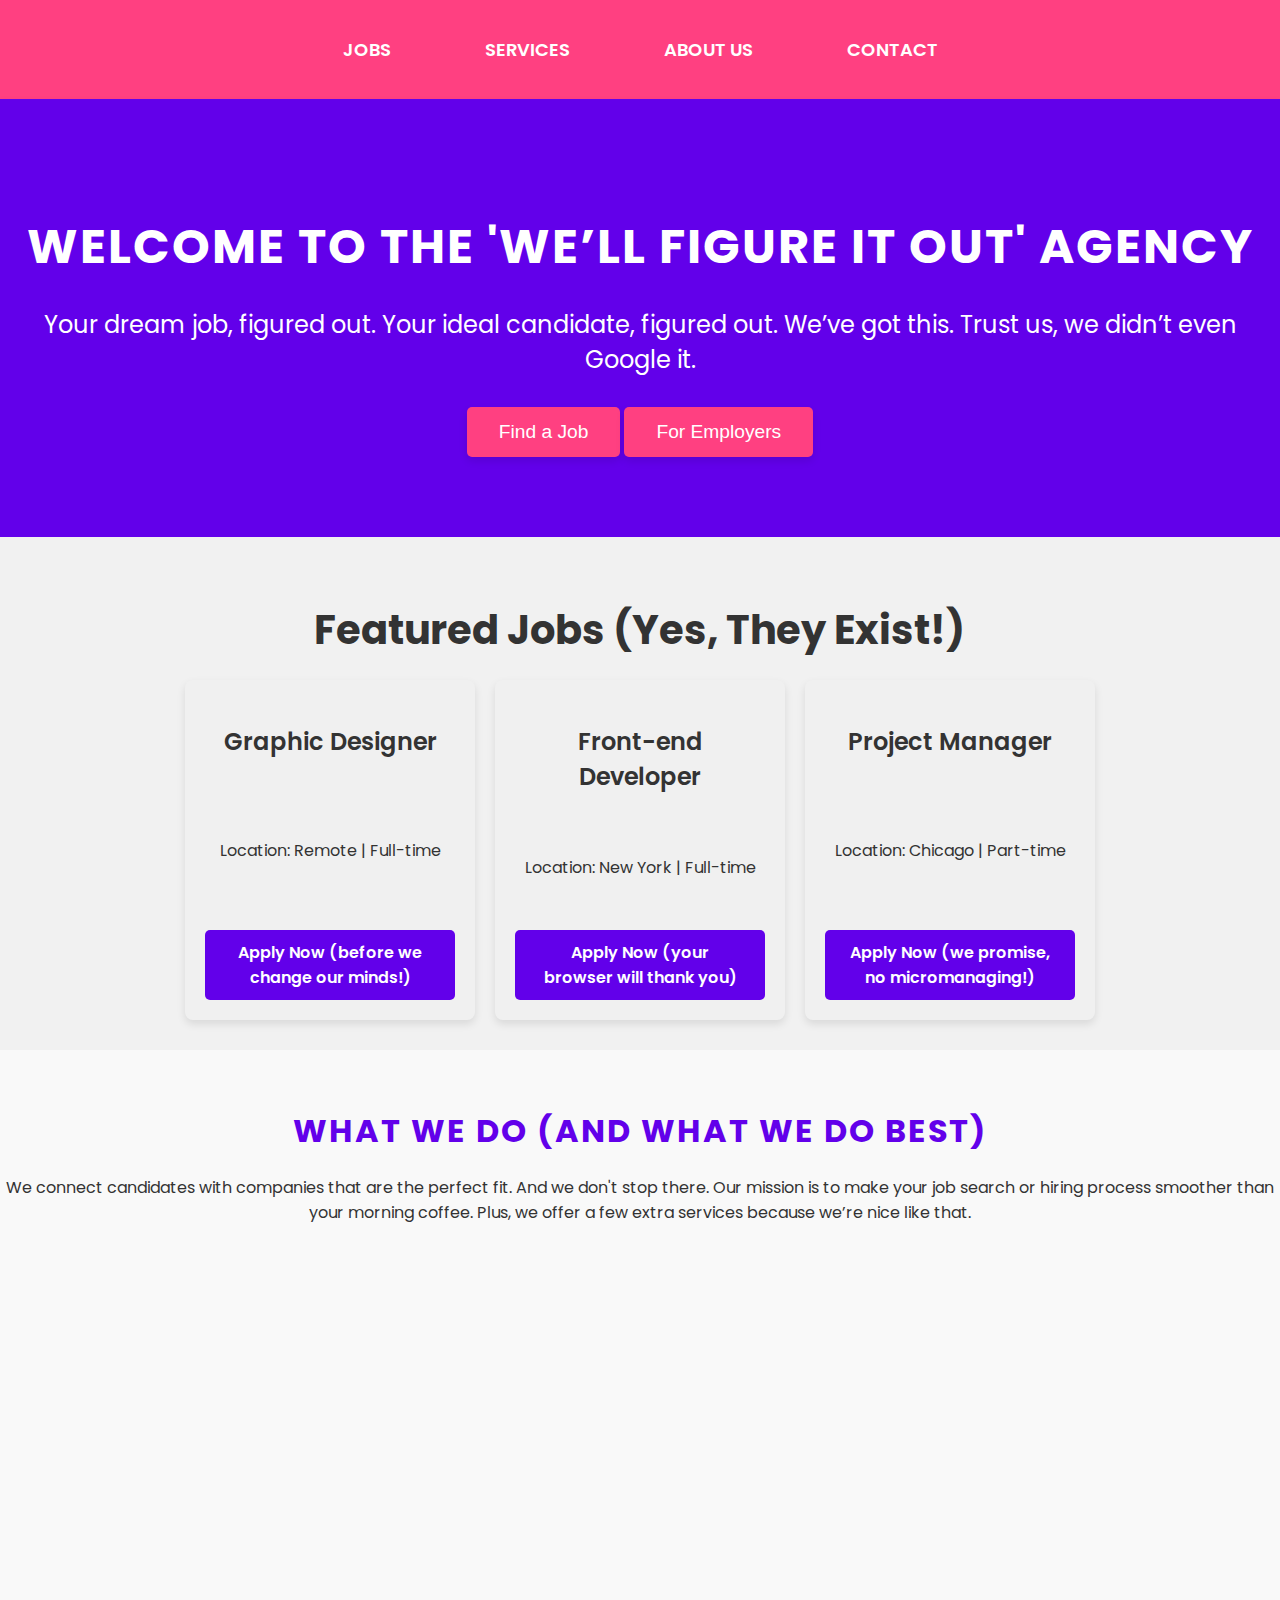
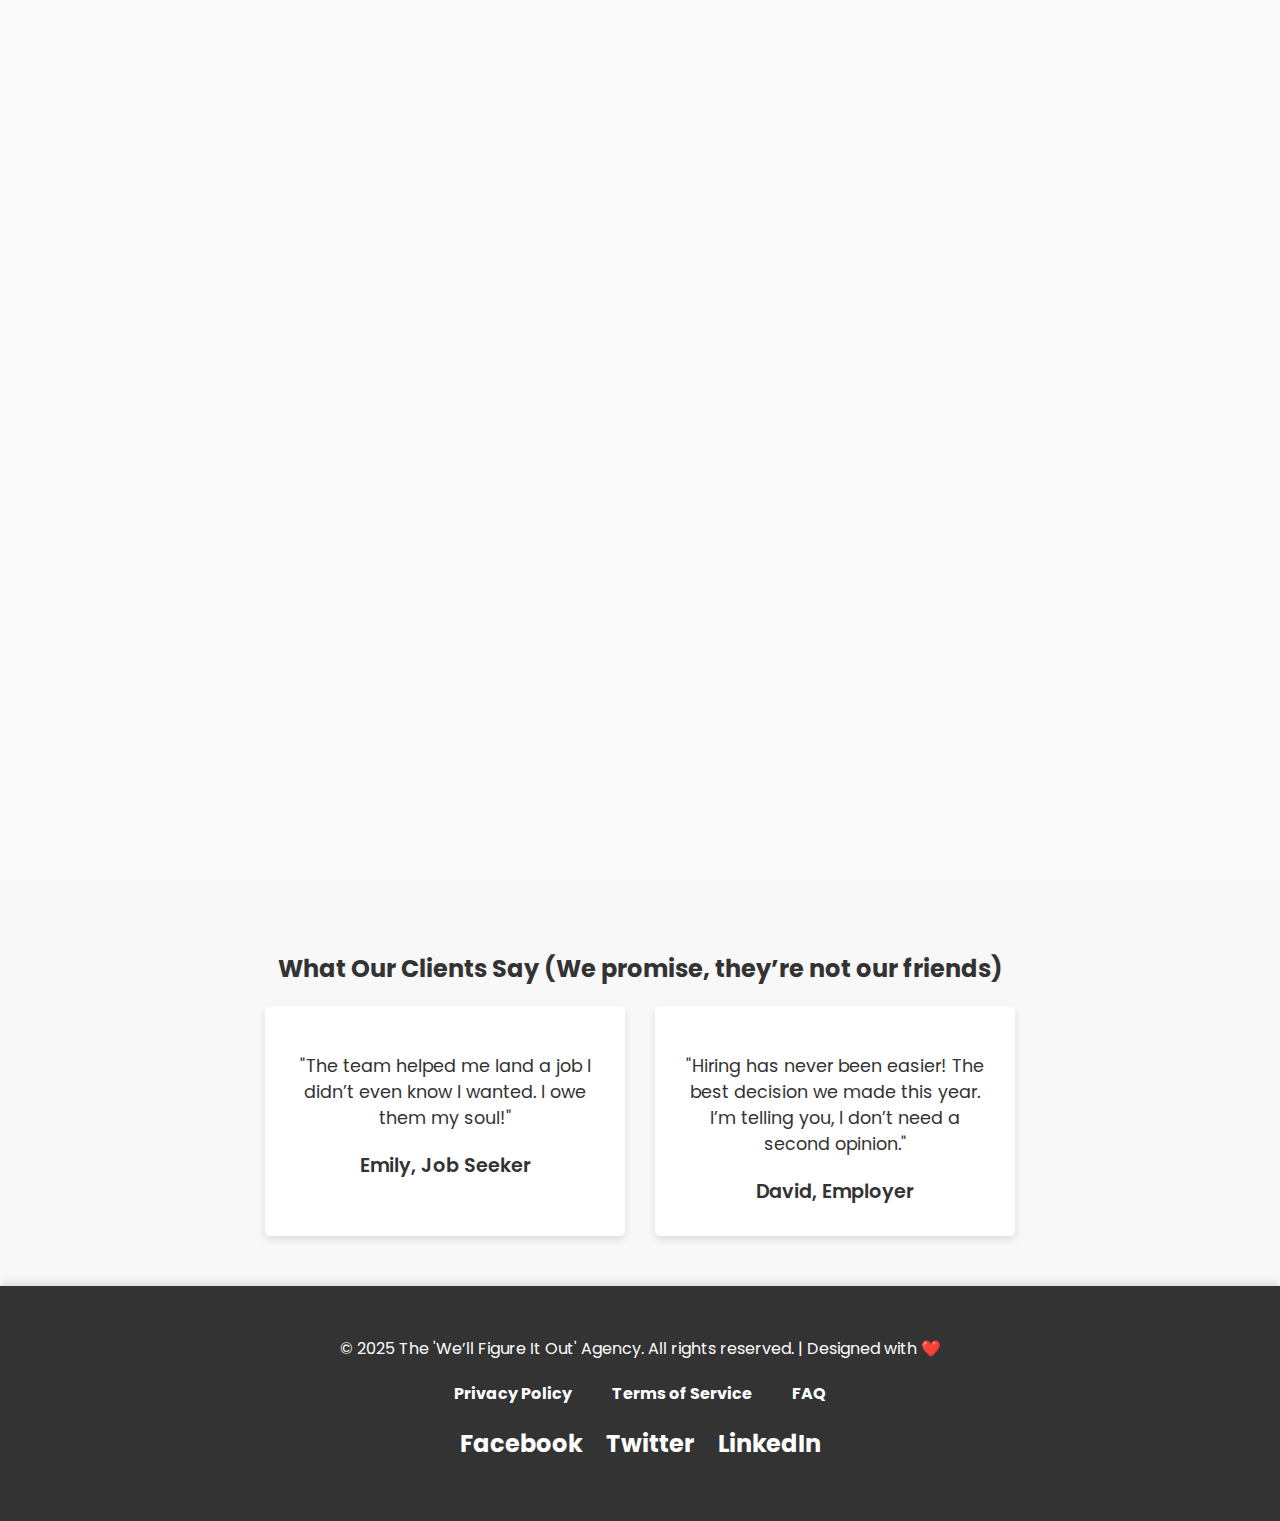
<file: index.html>
<!DOCTYPE html>
<html lang="en">
<head>
    <meta charset="UTF-8">
    <meta name="viewport" content="width=device-width, initial-scale=1.0">
    <title>The 'We’ll Figure It Out' Agency</title>
    <link href="https://fonts.googleapis.com/css2?family=Poppins:wght@400;600&family=Roboto:wght@300;400&display=swap" rel="stylesheet">
    <link rel="stylesheet" href="styles.css">
    <style>
        /* Featured Jobs Section */
        #featured-jobs {
            padding: 30px 0;
            text-align: center;
        }

        #featured-jobs h2 {
            font-size: 2.5rem;
            margin-bottom: 20px;
        }

        .job-list {
            display: flex;
            justify-content: center;
            gap: 20px;
            flex-wrap: wrap;
        }

        .job-card {
            background-color: #f0f0f0;
            padding: 20px;
            width: 250px;
            box-shadow: 0 4px 8px rgba(0, 0, 0, 0.1);
            border-radius: 8px;
            text-align: center;
            transition: transform 0.3s ease;
            height: 300px; /* Added height to ensure text fits properly */
            display: flex;
            flex-direction: column;
            justify-content: space-between;
        }

        .job-card h3 {
            font-size: 1.5rem;
            margin-bottom: 10px;
        }

        .job-card p {
            font-size: 1rem;
            margin-bottom: 15px;
        }

        .job-card .btn {
            background-color: #6200ea;
            color: white;
            padding: 10px 20px;
            text-decoration: none;
            border-radius: 5px;
            transition: background-color 0.3s ease;
        }

        .job-card:hover {
            transform: translateY(-10px);
        }

        .job-card .btn:hover {
            background-color: #3700b3;
        }

        /* What We Do Section */
        #what-we-do {
            padding: 30px 0;
            background-color: #f9f9f9;
            text-align: center;
        }

        #what-we-do h2 {
            font-size: 2rem;
            margin-bottom: 20px;
        }

        .service-cards {
            display: flex;
            justify-content: space-evenly;
            flex-wrap: wrap;
            gap: 20px;
        }

        .service-card {
            background-color: #e0e0e0;
            padding: 20px;
            width: 280px;
            height: 350px; /* Increased height for better fit */
            border-radius: 8px;
            text-align: center;
            box-shadow: 0 4px 8px rgba(0, 0, 0, 0.1);
            display: flex;
            flex-direction: column;
            justify-content: space-between;
        }

        .service-card h3 {
            font-size: 1.3rem;
            margin-bottom: 15px;
            color: #6200ea;
        }

        .service-card p {
            font-size: 1rem;
            line-height: 1.5;
        }

        /* Footer Section */
        footer {
            background-color: #333;
            color: white;
            padding: 40px 0;
            text-align: center;
        }

        footer p {
            margin: 10px 0;
            font-size: 1rem;
        }

        footer .footer-links {
            display: flex;
            justify-content: center;
            gap: 40px;
            margin: 20px 0;
        }

        footer .footer-links a {
            color: white;
            text-decoration: none;
            font-size: 1rem;
            transition: color 0.3s ease;
        }

        footer .footer-links a:hover {
            color: #6200ea;
        }

        footer .social-media {
            margin: 20px 0;
        }

        footer .social-media a {
            color: white;
            font-size: 1.5rem;
            margin: 0 10px;
            text-decoration: none;
            transition: color 0.3s ease;
        }

        footer .social-media a:hover {
            color: #6200ea;
        }
    </style>
</head>
<body>

    <style>
        /* Dropdown menu */
        .dropdown {
            position: relative;
        }
    
        /* Dropdown content initially hidden, takes full page horizontally and half vertically */
        .dropdown-content {
            display: none;
            position: fixed;
            top: 0; /* Start at the top */
            left: 0;
            width: 100%; /* Full width */
            height: 50%; /* 50% of the page height */
            background-color: black;
            box-shadow: 0 8px 16px rgba(0, 0, 0, 0.2);
            z-index: 1;
            padding: 20px 0;
            overflow-y: auto; /* Allow scrolling if content overflows */
        }
    
        /* Show dropdown menu when hovering over the dropdown */
        .dropdown:hover .dropdown-content {
            display: block;
        }
    
        /* Dropdown links */
        .dropdown-content a {
            color: white;
            padding: 12px 16px;
            text-decoration: none;
            display: block;
        }
    
        /* Change background color of dropdown links on hover */
        .dropdown-content a:hover {
            background-color: #ddd;
        }
    
        /* Button Styles */
        .dropbtn {
            background-color: transparent;
            color: white;
            padding: 10px 20px;
            font-size: 18px;
            border: none;
            cursor: pointer;
        }
    
        .dropbtn:hover {
            background-color: #3700b3;
        }
    </style>
    
    <header>
        <nav>
            <ul>
                <li class="dropdown">
                    <a href="jobs.html" class="dropbtn">Jobs</a>
                    <div class="dropdown-content">
                        <a href="#">All Jobs</a>
                        <a href="#">Full-time</a>
                        <a href="#">Part-time</a>
                        <a href="#">Freelance</a>
                    </div>
                </li>
                <li class="dropdown">
                    <a href="services.html" class="dropbtn">Services</a>
                    <div class="dropdown-content">
                        <a href="#">Job Placement</a>
                        <a href="#">Employer Solutions</a>
                        <a href="#">Interview Prep</a>
                        <a href="#">What We Do</a>
                    </div>
                </li>
                <li class="dropdown">
                    <a href="about.html" class="dropbtn">About Us</a>
                    <div class="dropdown-content">
                        <a href="#">Our Mission</a>
                        <a href="#">Our Team</a>
                    </div>
                </li>
                <li class="dropdown">
                    <a href="contact.html" class="dropbtn">Contact</a>
                    <div class="dropdown-content">
                        <a href="#">Get in Touch</a>
                        <a href="#">Location</a>
                    </div>
                </li>
                
            </ul>
        </nav>
    </header>
    
<!-- Hero Section -->
<section id="hero">
    <h1>Welcome to The 'We’ll Figure It Out' Agency</h1>
    <p>Your dream job, figured out. Your ideal candidate, figured out. We’ve got this. Trust us, we didn’t even Google it.</p>
    <div class="buttons">
        <button class="btn-hero">Find a Job</button>
        <button class="btn-hero">For Employers</button>
    </div>
</section>

<!-- Featured Jobs Section -->
<section id="featured-jobs">
    <h2>Featured Jobs (Yes, They Exist!)</h2>
    <div class="job-list">
        <div class="job-card">
            <h3>Graphic Designer</h3>
            <p>Location: Remote | Full-time</p>
            <a href="#" class="btn">Apply Now (before we change our minds!)</a>
        </div>
        <div class="job-card">
            <h3>Front-end Developer</h3>
            <p>Location: New York | Full-time</p>
            <a href="#" class="btn">Apply Now (your browser will thank you)</a>
        </div>
        <div class="job-card">
            <h3>Project Manager</h3>
            <p>Location: Chicago | Part-time</p>
            <a href="#" class="btn">Apply Now (we promise, no micromanaging!)</a>
        </div>
    </div>
</section>

<!-- What We Do Section -->
<section id="what-we-do">
    <h2>What We Do (And What We Do Best)</h2>
    <p>We connect candidates with companies that are the perfect fit. And we don't stop there. Our mission is to make your job search or hiring process smoother than your morning coffee. Plus, we offer a few extra services because we’re nice like that.</p>
    
    <div class="service-cards">
        <div class="service-card">
            <h3>Job Placement</h3>
            <p>We help you land the perfect job, no matter how obscure or specialized your skills are. We’ve placed a professional cat video watcher before. True story.</p>
        </div>
        <div class="service-card">
            <h3>Employer Solutions</h3>
            <p>We find candidates who are capable of solving problems you didn’t even know you had. We also find those who can handle fast-paced work environments, and still make a mean cup of coffee.</p>
        </div>
        <div class="service-card">
            <h3>Resume Overhaul</h3>
            <p>Is your resume looking like a relic from the 90s? Let’s update it so you look like a pro. We'll make sure it shines brighter than your grandma’s silverware collection.</p>
        </div>
        <div class="service-card">
            <h3>LinkedIn Makeover</h3>
            <p>Everyone says “Don’t judge a book by its cover,” but guess what? People judge LinkedIn profiles. Let us polish yours to perfection so you look like the rockstar you are.</p>
        </div>
        <div class="service-card">
            <h3>Interview Prep</h3>
            <p>We help you prepare for your interview, so you don’t nervously say “um” 37 times. We’ll coach you through the trickiest questions and make sure you’re ready to knock it out of the park.</p>
        </div>
        <div class="service-card">
            <h3>Job Hunt Coaching</h3>
            <p>Feeling lost in the job market? We’ll guide you like a career GPS, helping you navigate the twists, turns, and detours until you reach your destination.</p>
        </div>
        <div class="service-card">
            <h3>Salary Negotiation</h3>
            <p>We’ll help you with the art of negotiating salary, because who doesn't love getting paid more for doing the same thing? We’ll make sure you’re not underpaid or stuck with leftover pizza when you deserve steak.</p>
        </div>
        <div class="service-card">
            <h3>Company Culture Matchmaking</h3>
            <p>We don’t just find employees—we find the perfect match. We help candidates and companies align on values, culture, and vibe. You need someone who likes pizza Fridays, not just hard work.</p>
        </div>
    </div>
</section>

<!-- Testimonials Section -->
<section id="testimonials">
    <h2>What Our Clients Say (We promise, they’re not our friends)</h2>
    <div class="testimonial-cards">
        <div class="testimonial-card">
            <p>"The team helped me land a job I didn’t even know I wanted. I owe them my soul!"</p>
            <strong>Emily, Job Seeker</strong>
        </div>
        <div class="testimonial-card">
            <p>"Hiring has never been easier! The best decision we made this year. I’m telling you, I don’t need a second opinion."</p>
            <strong>David, Employer</strong>
        </div>
    </div>
</section>

<!-- Footer Section -->
<footer>
    <div class="footer-content">
        <p>&copy; 2025 The 'We’ll Figure It Out' Agency. All rights reserved. | Designed with ❤️</p>
        <div class="footer-links">
            <a href="#">Privacy Policy</a>
            <a href="#">Terms of Service</a>
            <a href="#">FAQ</a>
        </div>
        <div class="social-media">
            <a href="#" target="_blank">Facebook</a>
            <a href="#" target="_blank">Twitter</a>
            <a href="#" target="_blank">LinkedIn</a>
        </div>
    </div>
</footer>

</body>
</html>
</file>
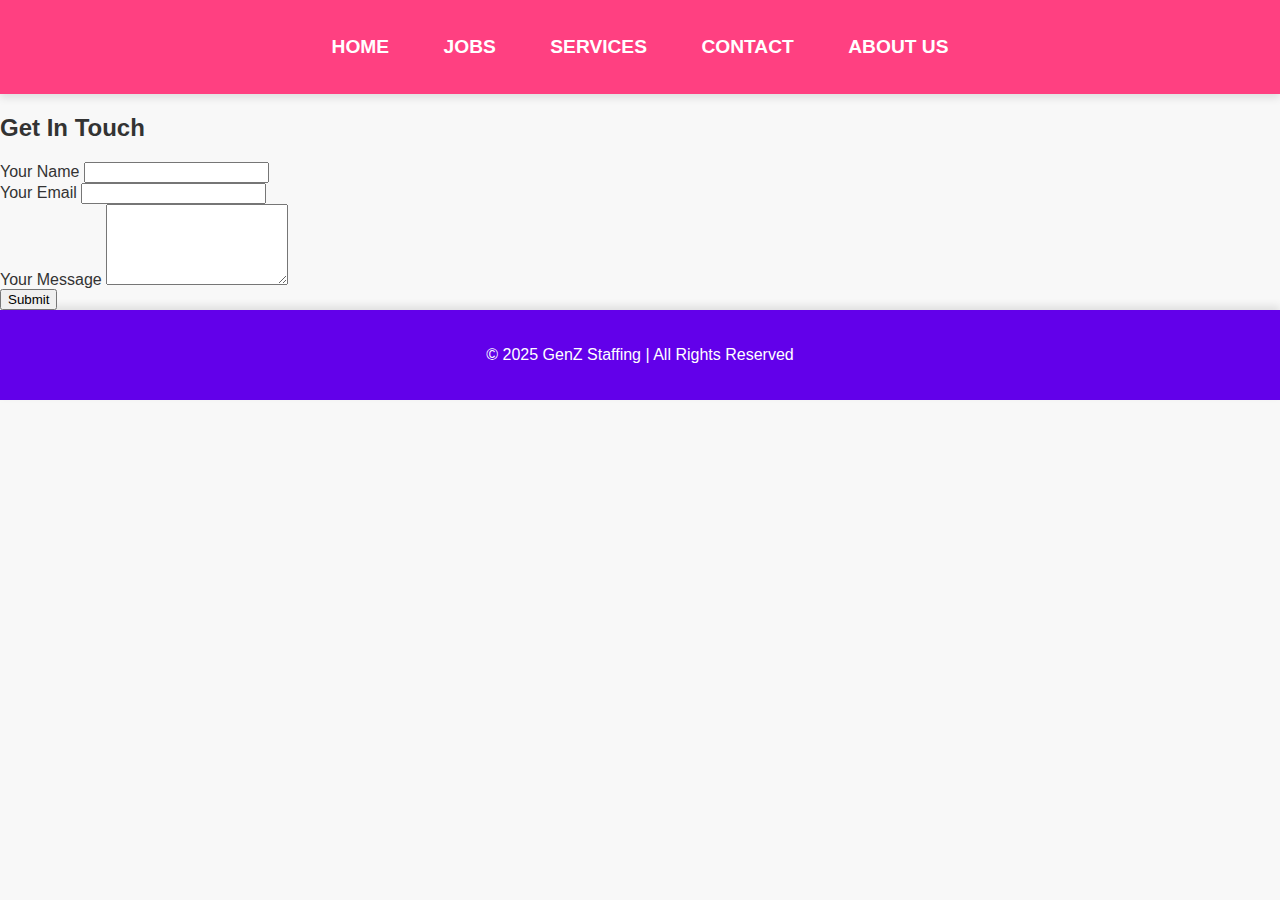
<file: contact.html>
<!DOCTYPE html>
<html lang="en">
<head>
    <meta charset="UTF-8">
    <meta name="viewport" content="width=device-width, initial-scale=1.0">
    <title>Contact Us - GenZ Staffing</title>
    <link rel="stylesheet" href="styles.css">
</head>
<body>

<header>
    <nav>
        <ul>
            <li><a href="index.html">Home</a></li>
            <li><a href="jobs.html">Jobs</a></li>
            <li><a href="services.html">Services</a></li>
            <li><a href="contact.html">Contact</a></li>
            <li><a href="about.html">About Us</a></li>
        </ul>
    </nav>
</header>

<section id="contact">
    <h2>Get In Touch</h2>
    <form>
        <div class="form-group">
            <label for="name">Your Name</label>
            <input type="text" id="name" name="name" required>
        </div>
        <div class="form-group">
            <label for="email">Your Email</label>
            <input type="email" id="email" name="email" required>
        </div>
        <div class="form-group">
            <label for="message">Your Message</label>
            <textarea id="message" name="message" rows="5" required></textarea>
        </div>
        <div class="form-group">
            <button type="submit">Submit</button>
        </div>
    </form>
</section>

<footer>
    <p>&copy; 2025 GenZ Staffing | All Rights Reserved</p>
</footer>

</body>
</html>
</file>
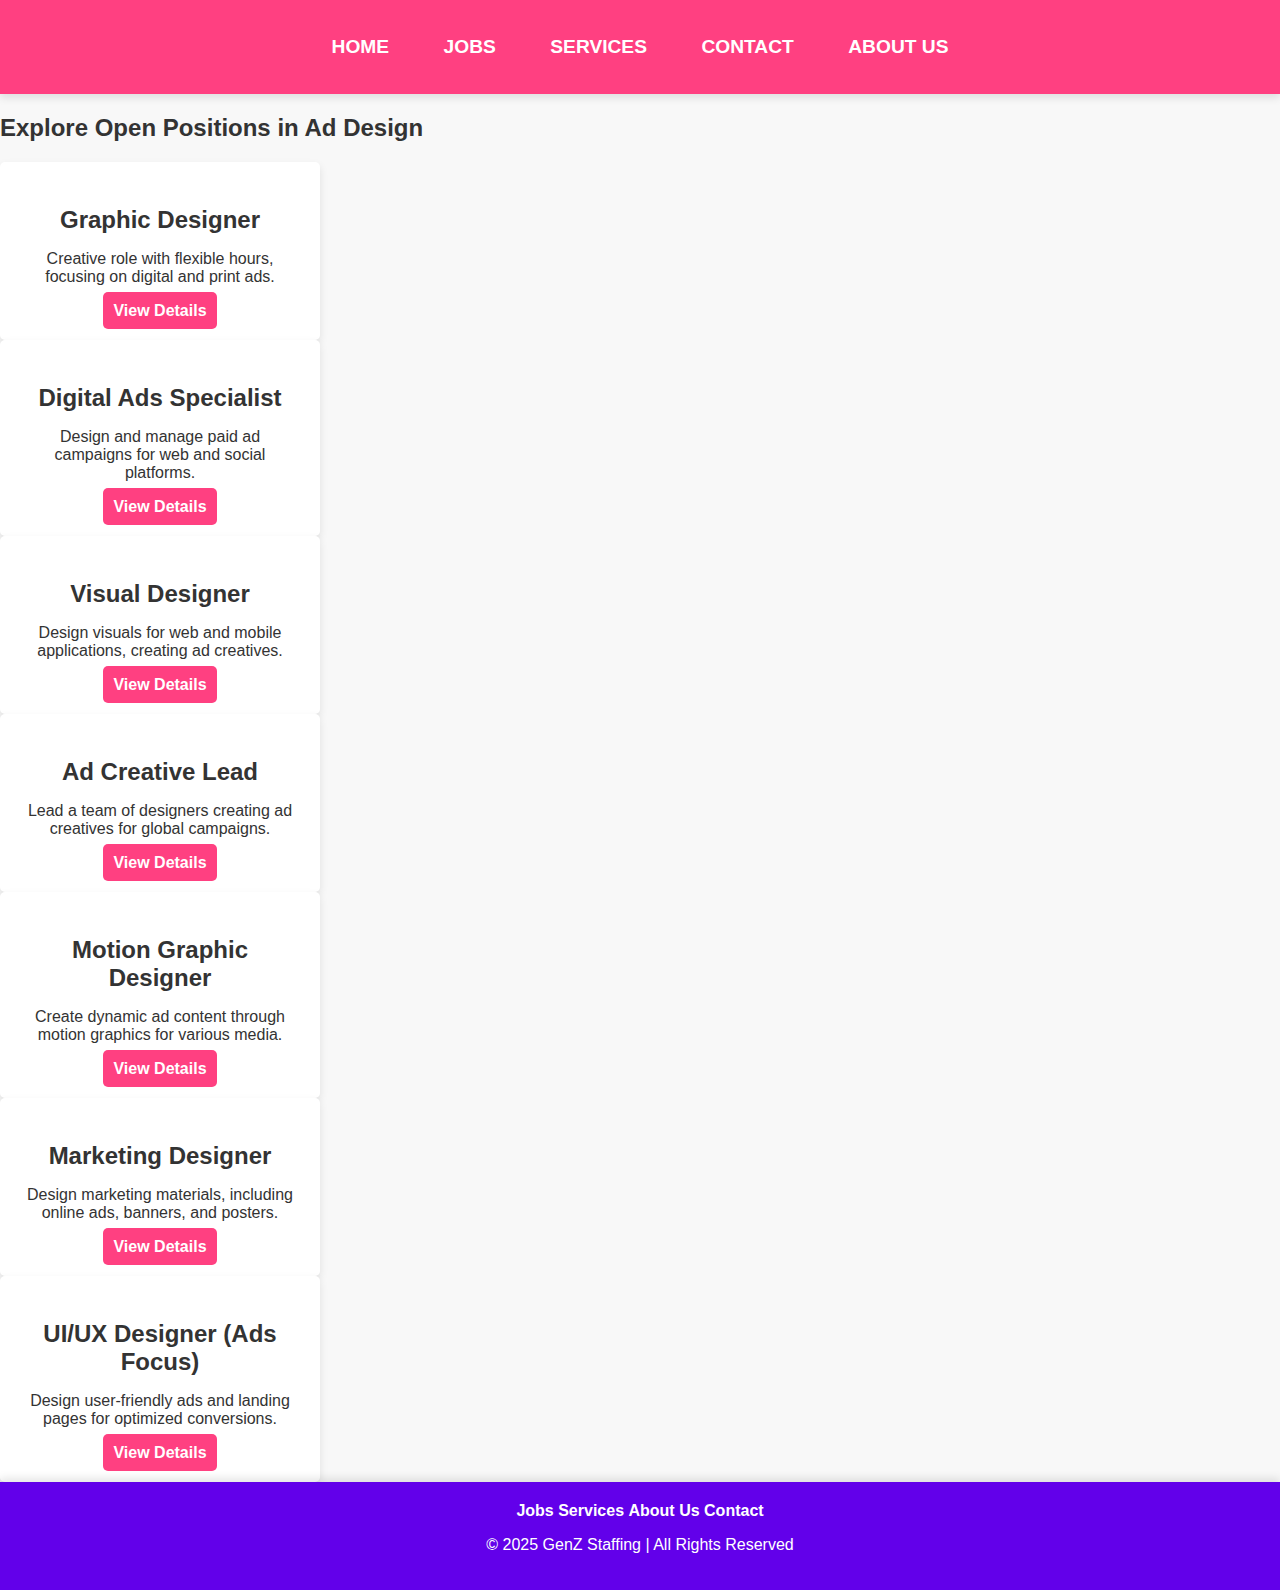
<file: jobs.html>
<!DOCTYPE html>
<html lang="en">
<head>
    <meta charset="UTF-8">
    <meta name="viewport" content="width=device-width, initial-scale=1.0">
    <title>Job Listings - GenZ Staffing</title>
    <link rel="stylesheet" href="styles.css">
</head>
<body>

<header>
    <nav>
        <ul>
            <li><a href="index.html">Home</a></li>
            <li><a href="jobs.html">Jobs</a></li>
            <li><a href="services.html">Services</a></li>
            <li><a href="contact.html">Contact</a></li>
            <li><a href="about.html">About Us</a></li>
        </ul>
    </nav>
</header>

<section id="job-listings">
    <h2>Explore Open Positions in Ad Design</h2>
    <!-- Grid Layout for Ad Design Jobs -->
    <div class="job-grid">
        <!-- Job 1: Graphic Designer -->
        <div class="job-card">
            <h3>Graphic Designer</h3>
            <p>Creative role with flexible hours, focusing on digital and print ads.</p>
            <a href="job-details.html" class="btn">View Details</a>
        </div>
        <!-- Job 2: Digital Ads Specialist -->
        <div class="job-card">
            <h3>Digital Ads Specialist</h3>
            <p>Design and manage paid ad campaigns for web and social platforms.</p>
            <a href="job-details.html" class="btn">View Details</a>
        </div>
        <!-- Job 3: Visual Designer -->
        <div class="job-card">
            <h3>Visual Designer</h3>
            <p>Design visuals for web and mobile applications, creating ad creatives.</p>
            <a href="job-details.html" class="btn">View Details</a>
        </div>
        <!-- Job 4: Ad Creative Lead -->
        <div class="job-card">
            <h3>Ad Creative Lead</h3>
            <p>Lead a team of designers creating ad creatives for global campaigns.</p>
            <a href="job-details.html" class="btn">View Details</a>
        </div>
        <!-- Job 5: Motion Graphic Designer -->
        <div class="job-card">
            <h3>Motion Graphic Designer</h3>
            <p>Create dynamic ad content through motion graphics for various media.</p>
            <a href="job-details.html" class="btn">View Details</a>
        </div>
        <!-- Job 6: Marketing Designer -->
        <div class="job-card">
            <h3>Marketing Designer</h3>
            <p>Design marketing materials, including online ads, banners, and posters.</p>
            <a href="job-details.html" class="btn">View Details</a>
        </div>
        <!-- Job 7: UI/UX Designer (Ads Focus) -->
        <div class="job-card">
            <h3>UI/UX Designer (Ads Focus)</h3>
            <p>Design user-friendly ads and landing pages for optimized conversions.</p>
            <a href="job-details.html" class="btn">View Details</a>
        </div>
    </div>
</section>

<footer>
    <div class="footer-links">
        <a href="jobs.html">Jobs</a>
        <a href="services.html">Services</a>
        <a href="about.html">About Us</a>
        <a href="contact.html">Contact</a>
    </div>
    <p>&copy; 2025 GenZ Staffing | All Rights Reserved</p>
</footer>

</body>
</html>
</file>
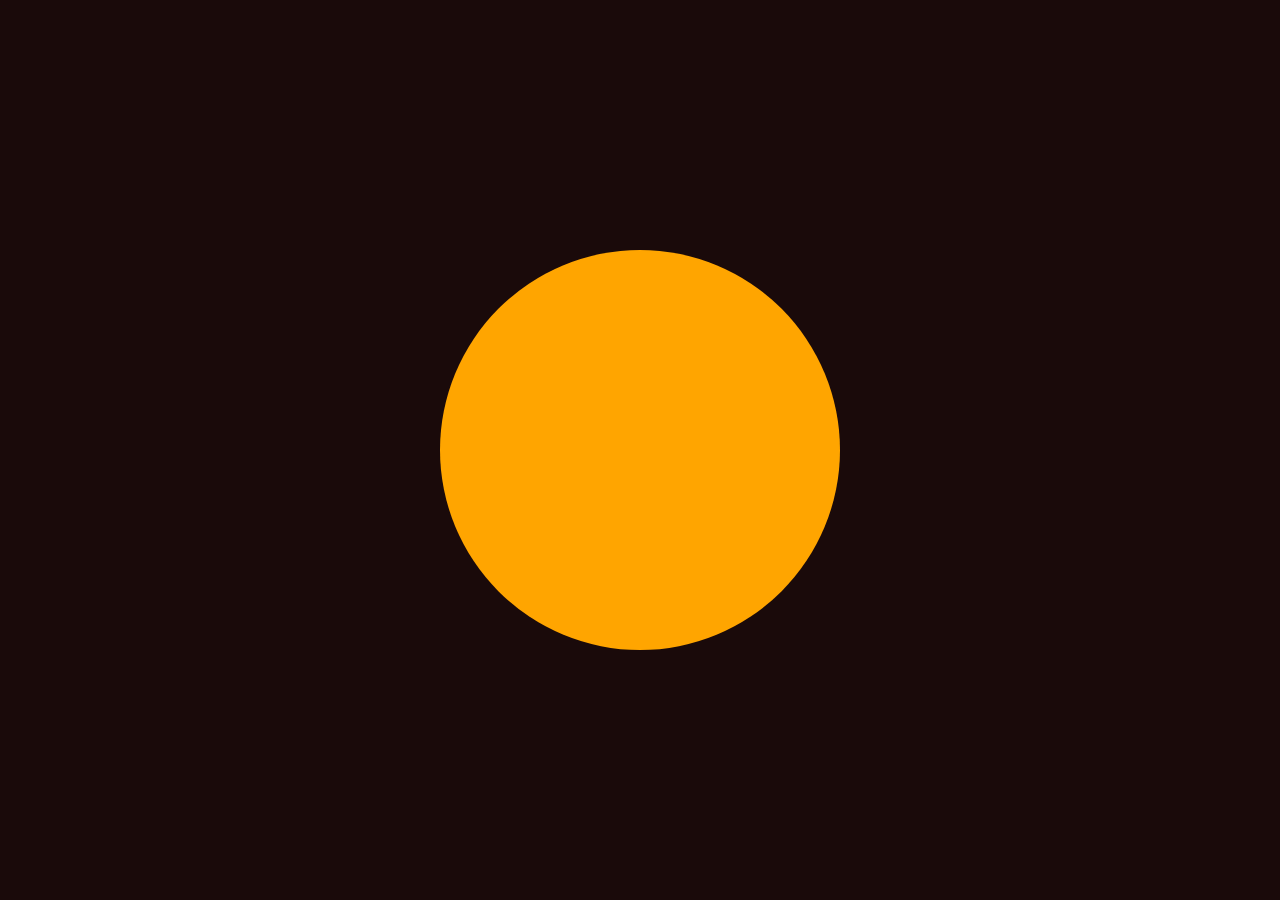
<file: staffing/edu l/dashboard.html>
<!DOCTYPE html>
<html lang="en">
<head>
    <meta charset="UTF-8">
    <meta name="viewport" content="width=device-width, initial-scale=1.0">
    <title>Document</title>
 <head>
    <title>circle</title>
    <style>
        body {
            display: flex;
            justify-content: center;
            align-items: center;
            height: 100vh;
            margin: 0;
            background-color: #1a0a0a;
        }.circle {
            width: 400px;
            height: 400px;
            background-color: orange; 
            border-radius: 50%; 
        }
    </style>
</head>
<body>

    <div class="circle"></div>

</body>
</html>
</file>
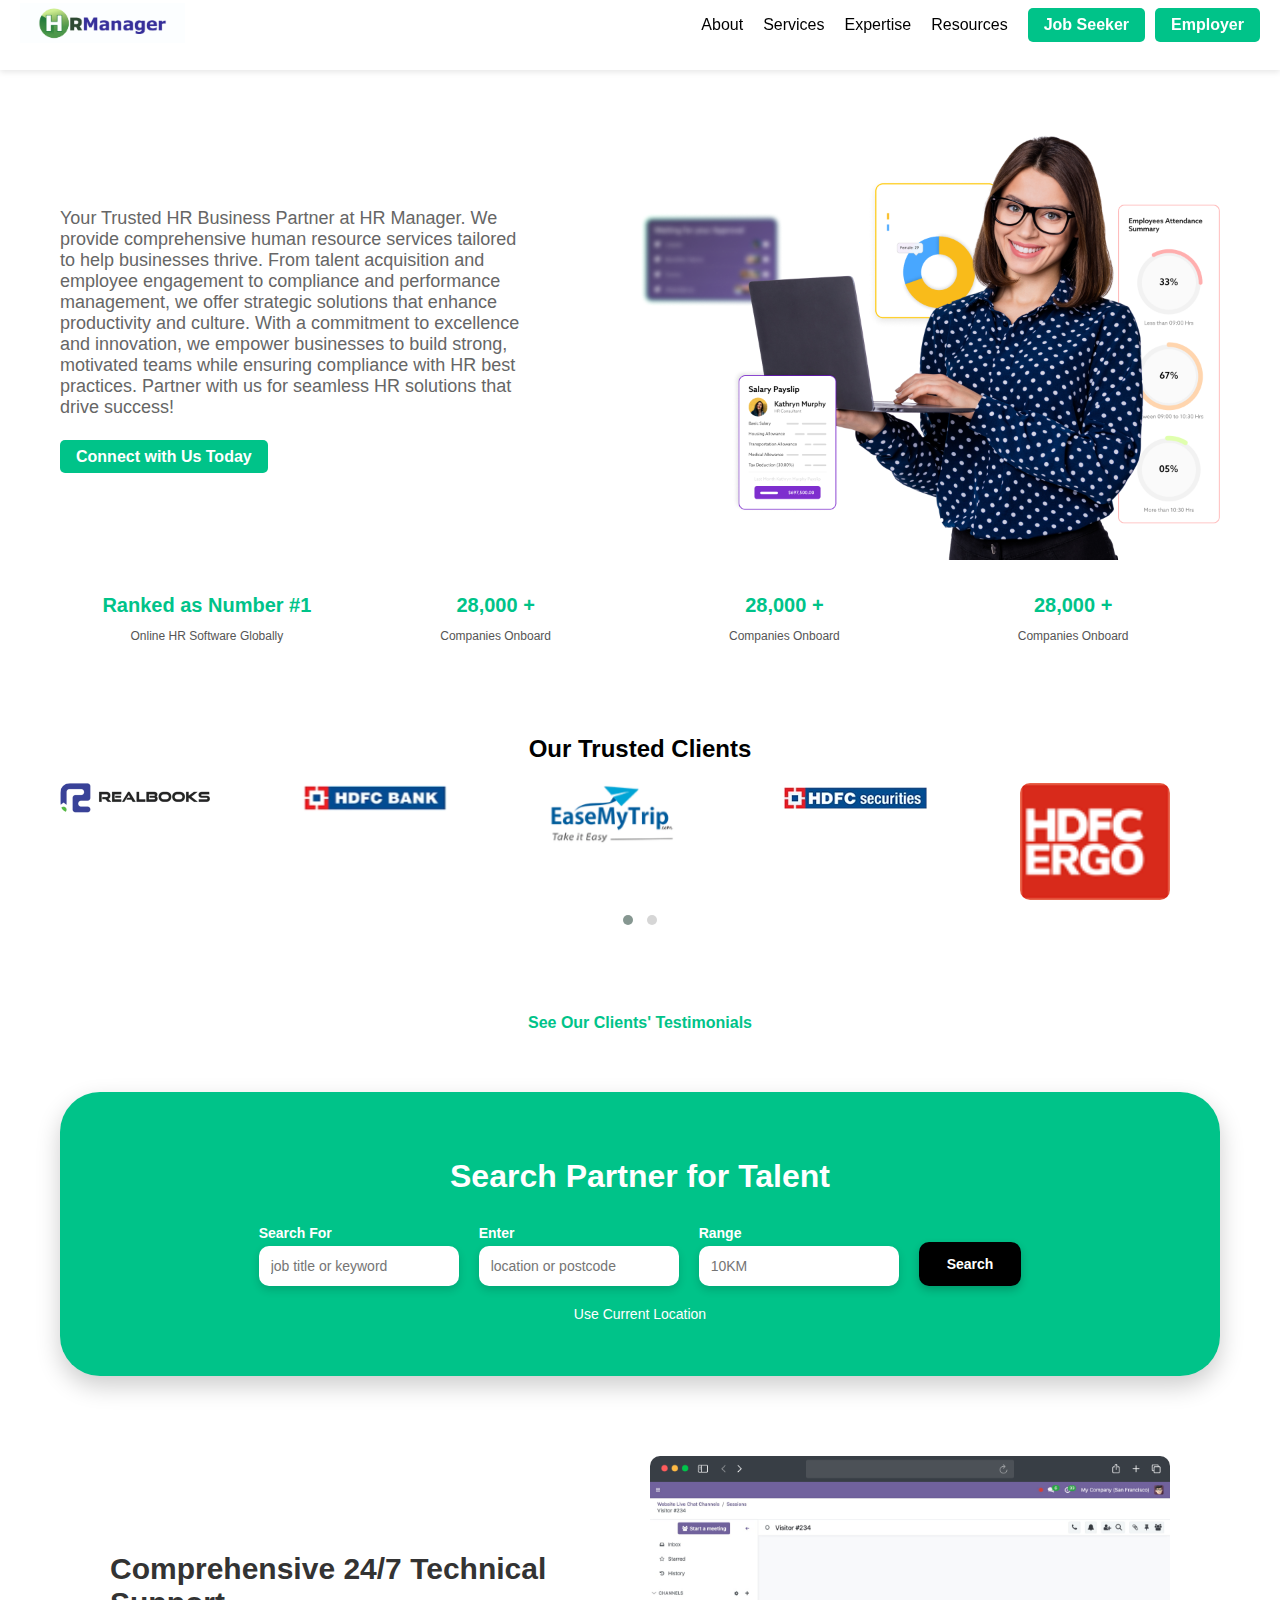
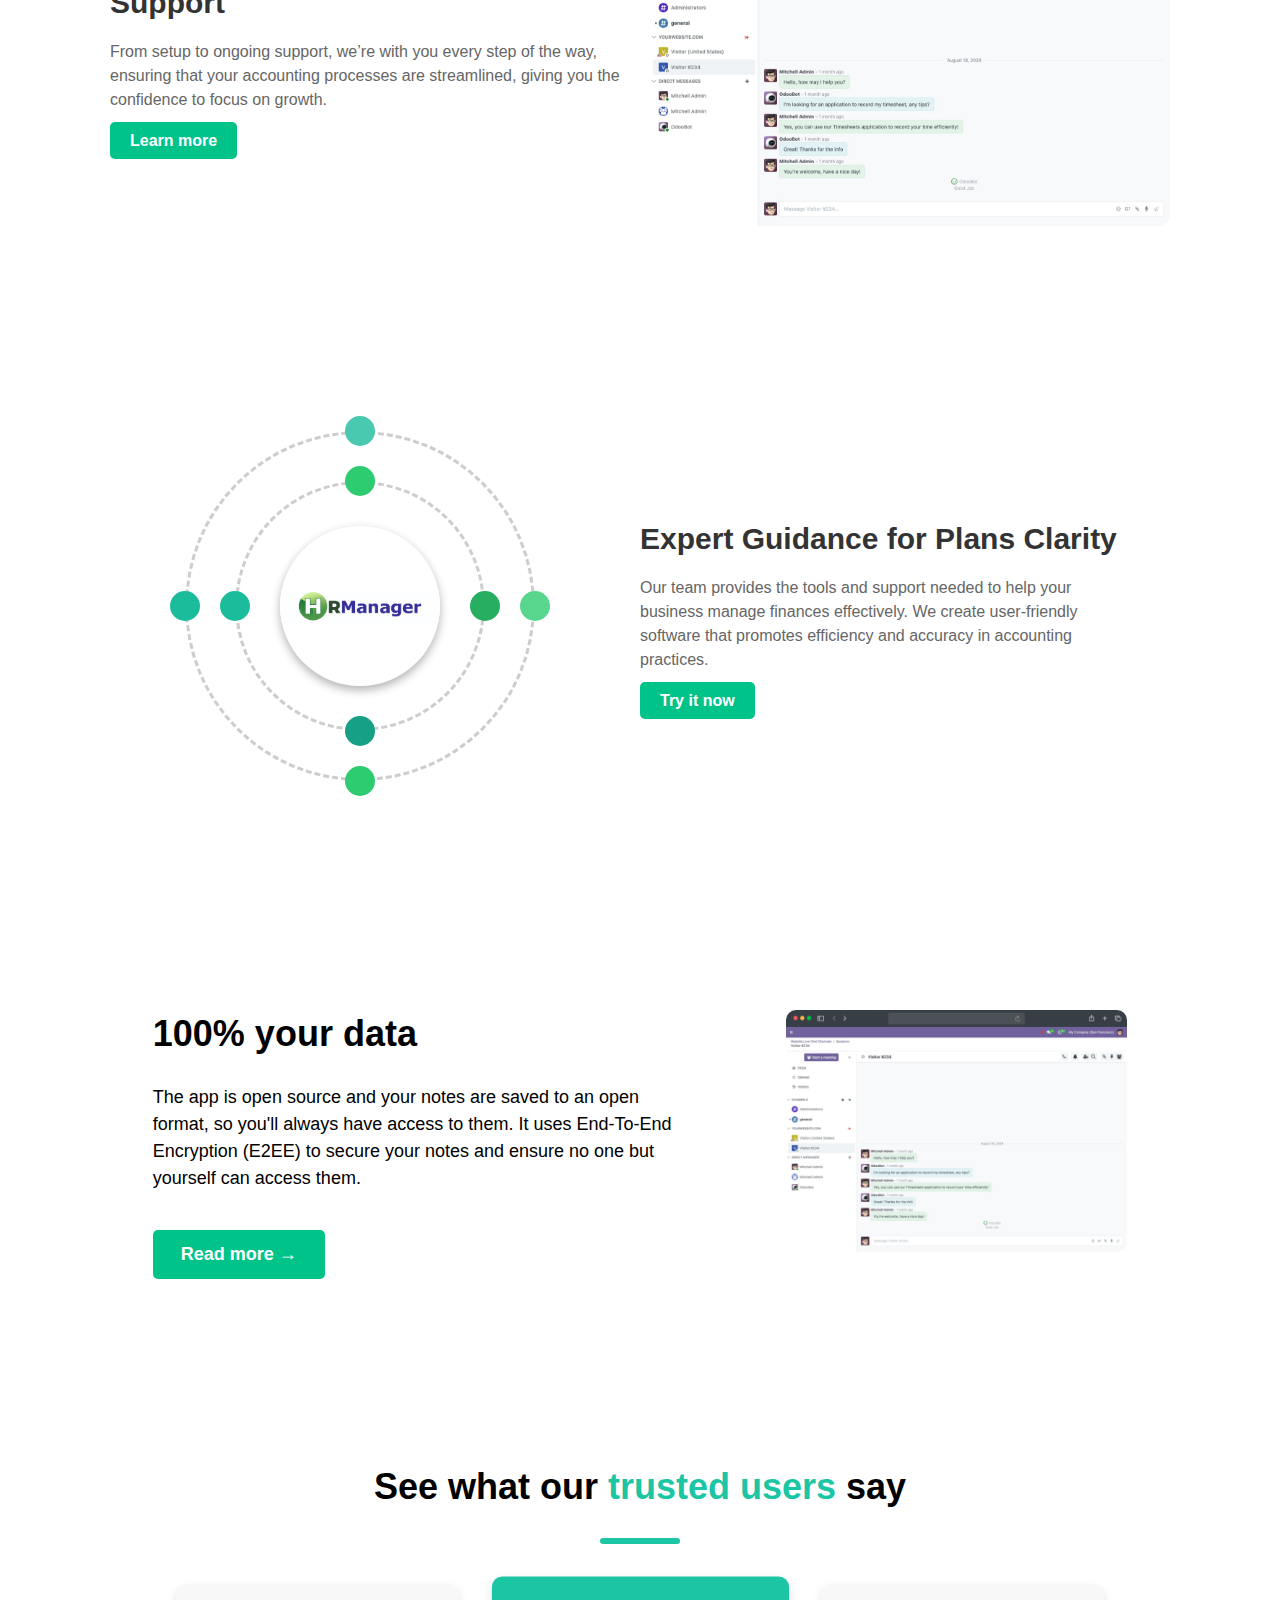
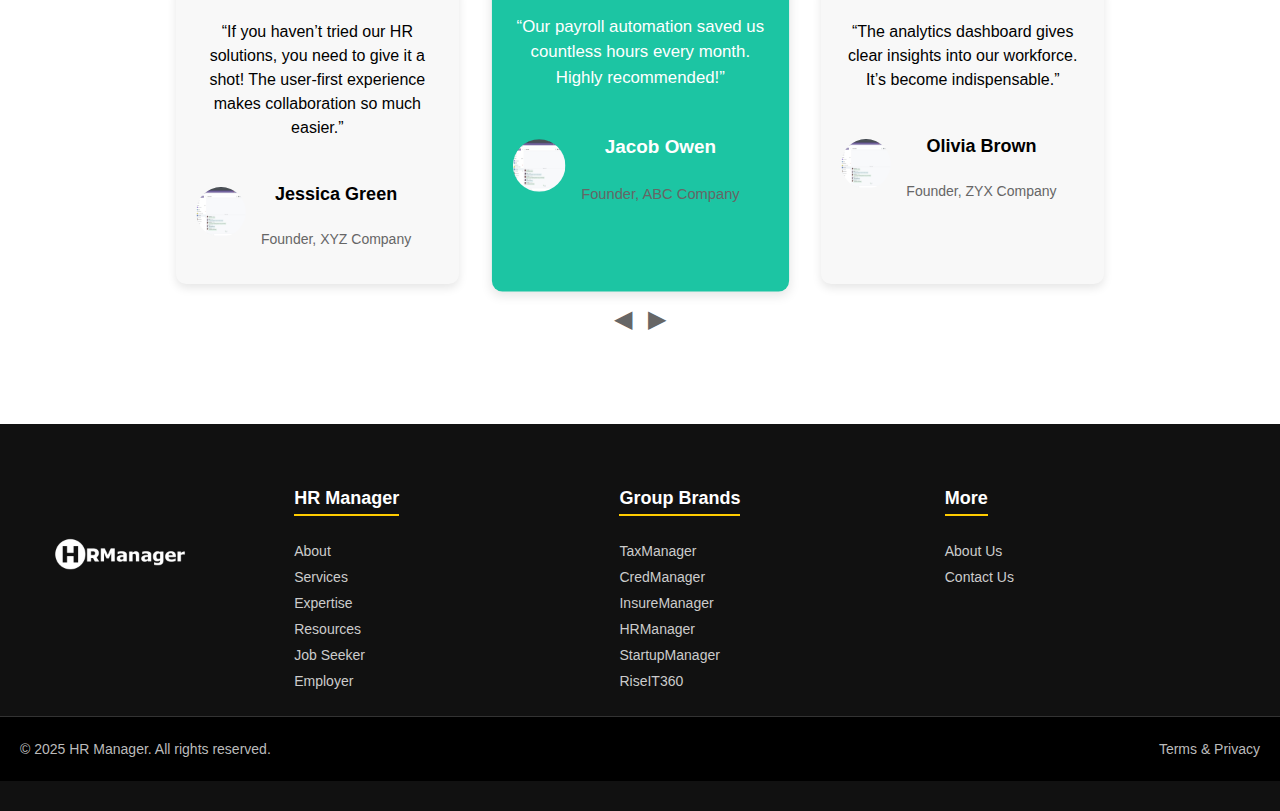
<file: staffing/pr/a.html>
<!DOCTYPE html>
<html lang="en">
<head>
  <meta charset="UTF-8" />
  <meta name="viewport" content="width=device-width, initial-scale=1.0"/>
  <title>HR & Payroll Management</title>
  <!-- Main CSS -->
  <link rel="stylesheet" href="a.css" />
  <!-- Owl Carousel CSS (CDN) -->
  <link rel="stylesheet" href="https://cdnjs.cloudflare.com/ajax/libs/OwlCarousel2/2.3.4/assets/owl.carousel.min.css" />
  <link rel="stylesheet" href="https://cdnjs.cloudflare.com/ajax/libs/OwlCarousel2/2.3.4/assets/owl.theme.default.min.css" />
</head>
<body>
  <!-- Fixed Full-Width Navbar -->
  <header class="navbar">
    <div class="nav-container">
      <div class="nav-left">
        <a href="index.html" class="logo">
          <img src="HRManager.jpg" alt="HRManager Logo" class="logo-img">
        </a>
      </div>
      <div class="nav-right">
        <!-- Hamburger icon for mobile -->
        <div class="hamburger" id="hamburger">&#9776;</div>
        <!-- Navigation Menu -->
        <ul id="nav-menu">
          <li>
            About
            <div class="dropdown">
              <a href="about-us.html">About Us</a>
              <a href="leadership-team.html">Leadership Team</a>
              <a href="careers.html">Careers</a>
              <a href="clients.html">Clients</a>
            </div>
          </li>
          <li>
            Services
            <div class="dropdown">
              <a href="board-services.html">Board Services</a>
              <a href="executive-search.html">Executive Search</a>
              <a href="leadership-hiring.html">Leadership Hiring</a>
              <a href="talent-acquisition.html">Talent Acquisition</a>
              <a href="people-management.html">People Management</a>
              <a href="payroll-processing.html">Payroll Processing</a>
              <a href="manpower-compliance.html">Manpower Compliance</a>
            </div>
          </li>
          <li>
            Expertise
            <div class="dropdown">
              <a href="#" class="by-industry">By Industry</a>
              <div class="sub-dropdown">
                <a href="industry-financial.html">Financial Services</a>
                <a href="industry-banking.html">Banking</a>
                <a href="industry-it.html">IT</a>
                <a href="industry-retail.html">Consumer Retail</a>
                <a href="industry-education.html">Education</a>
                <a href="industry-hospitality.html">Hospitality</a>
              </div>
            </div>
          </li>
          <li>
            Resources
            <div class="dropdown">
              <a href="#" class="hrms-parent">HRMS Software</a>
              <div class="sub-dropdown">
                <a href="zoho-services.html">Zoho Services</a>
                <a href="grey-ithr.html">Grey ITHR</a>
              </div>
              <a href="blogs.html">Blog</a>
              <a href="media.html">Media</a>
            </div>
          </li>
        </ul>
        <div class="nav-buttons">
          <a href="login.html" class="login">Job Seeker</a>
          <a href="signup.html" class="signup">Employer</a>
        </div>
      </div>
    </div>
  </header>

  <!-- Main Content Container (Content is centered) -->
  <div class="main-content">
    <!-- Hero Section -->
    <section class="hero">
      <div class="text">
        <h3>HRManager Streamline HR & Payroll</h3>
        <p>
          Your Trusted HR Business Partner at HR Manager. We provide comprehensive human resource services tailored to help businesses thrive.
          From talent acquisition and employee engagement to compliance and performance management, we offer strategic solutions that enhance productivity and culture.
          With a commitment to excellence and innovation, we empower businesses to build strong, motivated teams while ensuring compliance with HR best practices.
          Partner with us for seamless HR solutions that drive success!
        </p>
        <a href="signup.html" class="signup">Connect with Us Today</a>
      </div>
      <div class="image-container">
        <img src="wmn.png" alt="Woman with laptop" class="main-image">
      </div>
    </section>

    <!-- Ranking Stats -->
    <div class="ranking-stats">
      <div class="stat-item">
        <p class="stat-heading">Ranked as <span>Number #1</span></p>
        <p class="stat-sub">Online HR Software Globally</p>
      </div>
      <div class="stat-item">
        <p class="stat-heading">28,000 +</p>
        <p class="stat-sub">Companies Onboard</p>
      </div>
      <div class="stat-item">
        <p class="stat-heading">28,000 +</p>
        <p class="stat-sub">Companies Onboard</p>
      </div>
      <div class="stat-item">
        <p class="stat-heading">28,000 +</p>
        <p class="stat-sub">Companies Onboard</p>
      </div>
    </div>

    <!-- Clients Section (Owl Carousel) -->
    <section class="clients-section">
      <h2>Our Trusted Clients</h2>
      <div class="carousel-wrapper">
        <div class="owl-carousel owl-theme client-logos">
          <div class="item">
            <img src="partner logo real books.PNG" alt="Client 1">
          </div>
          <div class="item">
            <img src="partner logo.PNG" alt="Client 2">
          </div>
          <div class="item">
            <img src="partner logo1.PNG" alt="Client 3">
          </div>
          <div class="item">
            <img src="partner logo5.PNG" alt="Client 4">
          </div>
          <div class="item">
            <img src="partner logo6.PNG" alt="Client 5">
          </div>
          <div class="item">
            <img src="partner logo8.PNG" alt="Client 6">
          </div>
          <div class="item">
            <img src="partner logocred maanager.PNG" alt="Client 7">
          </div>
          <div class="item">
            <img src="partner logoriseit360.PNG" alt="Client 8">
          </div>
        </div>
      </div>
      <a href="testimonials.html" class="see-testimonials">See Our Clients' Testimonials</a>
    </section>

    <!-- Search Partner Section -->
    <section class="search-partner-section">
      <h2>Search Partner for Talent</h2>
      <div class="search-row">
        <div class="search-box">
          <label for="job-title">Search For</label>
          <input type="text" id="job-title" placeholder="job title or keyword">
        </div>
        <div class="search-box">
          <label for="location">Enter</label>
          <input type="text" id="location" placeholder="location or postcode">
        </div>
        <div class="search-box">
          <label for="range">Range</label>
          <input type="text" id="range" placeholder="10KM">
        </div>
        <button class="search-button">Search</button>
      </div>
      <p class="use-location">Use Current Location</p>
    </section>

    <!-- Support Section -->
    <section class="hero">
      <div class="sup-container">
        <div class="sup">
          <h1>Comprehensive 24/7 Technical Support</h1>
          <p>
            From setup to ongoing support, we’re with you every step of the way, ensuring that your accounting processes are streamlined, giving you the confidence to focus on growth.
          </p>
          <a href="signup.html" class="sup-button">Learn more</a>
        </div>
        <div class="supp-image">
          <img src="sup.png" alt="Technical Support" class="sup-image">
        </div>
      </div>
    </section>

    <!-- Expertise Section -->
    <section class="ex-clarity">
      <div class="ex-container">
          <!-- Expert Guidance Content -->
          <div class="ex">
              <h1>Expert Guidance for Plans Clarity</h1>
              <p>
                  Our team provides the tools and support needed to help your business manage finances effectively. We create user-friendly software that promotes efficiency and accuracy in accounting practices.
              </p>
              <a href="signup.html" class="ex-button">Try it now</a>
          </div>
  
          <!-- Orbital Animation (Replacing Image) -->
          <div class="orbit-container">
            <div class="center-logo">
                <img src="HRManager.jpg" alt="HR Manager" width="60">
            </div>
            
            <!-- Orbit Paths (Dotted Circles Passing Through Center) -->
            <div class="orbit-path inner-path"></div>
            <div class="orbit-path outer-path"></div>
        
            <!-- Inner Orbit -->
            <div class="inner-orbit">
                <div class="dot"></div>
                <div class="dot"></div>
                <div class="dot"></div>
                <div class="dot"></div>
            </div>
        
            <!-- Outer Orbit -->
            <div class="outer-orbit">
                <div class="dot"></div>
                <div class="dot"></div>
                <div class="dot"></div>
                <div class="dot"></div>
            </div>
        </div>
        
        
  </section>
  

    <!-- Your Data Section -->
    <section class="your-data-container">
      <div class="your-data-content">
        <h2>100% your data</h2>
        <p>
          The app is open source and your notes are saved to an open format, so you'll always have access to them. It uses End-To-End Encryption (E2EE) to secure your notes and ensure no one but yourself can access them.
        </p>
        <a href="#" class="read-more-btn">Read more →</a>
      </div>
      <img src="sup.png" alt="Data Security Image" class="your-data-image">
    </section>

    <!-- Testimonials Section -->
    <section class="testimonials">
      <h2>See what our <span>trusted users</span> say</h2>
      <div class="underline"></div>
      <div class="testimonial-cards">
        <div class="testimonial-card">
          <p>
            “If you haven’t tried our HR solutions, you need to give it a shot! The user-first experience makes collaboration so much easier.”
          </p>
          <div class="user-info">
            <img src="sup.png" alt="User 1">
            <div>
              <h4>Jessica Green</h4>
              <p>Founder, XYZ Company</p>
            </div>
          </div>
        </div>
        <div class="testimonial-card active">
          <p>
            “Our payroll automation saved us countless hours every month. Highly recommended!”
          </p>
          <div class="user-info">
            <img src="sup.png" alt="User 2">
            <div>
              <h4>Jacob Owen</h4>
              <p>Founder, ABC Company</p>
            </div>
          </div>
        </div>
        <div class="testimonial-card">
          <p>
            “The analytics dashboard gives clear insights into our workforce. It’s become indispensable.”
          </p>
          <div class="user-info">
            <img src="sup.png" alt="User 3">
            <div>
              <h4>Olivia Brown</h4>
              <p>Founder, ZYX Company</p>
            </div>
          </div>
        </div>
      </div>
      <div class="testimonial-navigation">
        <button class="prev-btn">◀</button>
        <button class="next-btn">▶</button>
      </div>
    </section>
  </div>

  <!-- Full-Width Footer -->
  <footer class="full-footer">
    <div class="footer-content">
      <div class="footer-section logo-section">
        <a href="index.html">
          <img src="logohrmanag.png" alt="HR Manager Logo">
        </a>
      </div>
      <div class="footer-section">
        <h4>HR Manager</h4>
        <ul>
          <li><a href="#">About</a></li>
          <li><a href="#">Services</a></li>
          <li><a href="#">Expertise</a></li>
          <li><a href="#">Resources</a></li>
          <li><a href="#">Job Seeker</a></li>
          <li><a href="#">Employer</a></li>
        </ul>
      </div>
      <div class="footer-section">
        <h4>Group Brands</h4>
        <ul>
          <li><a href="#">TaxManager</a></li>
          <li><a href="#">CredManager</a></li>
          <li><a href="#">InsureManager</a></li>
          <li><a href="#">HRManager</a></li>
          <li><a href="#">StartupManager</a></li>
          <li><a href="#">RiseIT360</a></li>
        </ul>
      </div>
      <div class="footer-section">
        <h4>More</h4>
        <ul>
          <li><a href="#">About Us</a></li>
          <li><a href="#">Contact Us</a></li>
        </ul>
      </div>
    </div>
    <div class="footer-bottom">
      <p>© 2025 HR Manager. All rights reserved.</p>
      <div class="footer-bottom-links">
        <a href="#">Terms & Privacy</a>
      </div>
    </div>
  </footer>

  <!-- Scripts -->
  <!-- jQuery (CDN) -->
  <script src="https://ajax.googleapis.com/ajax/libs/jquery/3.5.1/jquery.min.js"></script>
  <!-- Owl Carousel JS (CDN) -->
  <script src="https://cdnjs.cloudflare.com/ajax/libs/OwlCarousel2/2.3.4/owl.carousel.min.js"></script>
  <!-- Your Custom Script -->
  <script src="script.js"></script>
  <!-- Owl Carousel Initialization -->
  <script>
    $(document).ready(function(){
      $('.owl-carousel').owlCarousel({
        loop: true,
        margin: 40,
        autoplay: true,
        autoplayTimeout: 3000,
        autoplayHoverPause: true,
        responsive: {
          0: { items: 1 },
          600: { items: 3 },
          1000: { items: 5 }
        }
      });
    });
  </script>
</body>
</html>
</file>
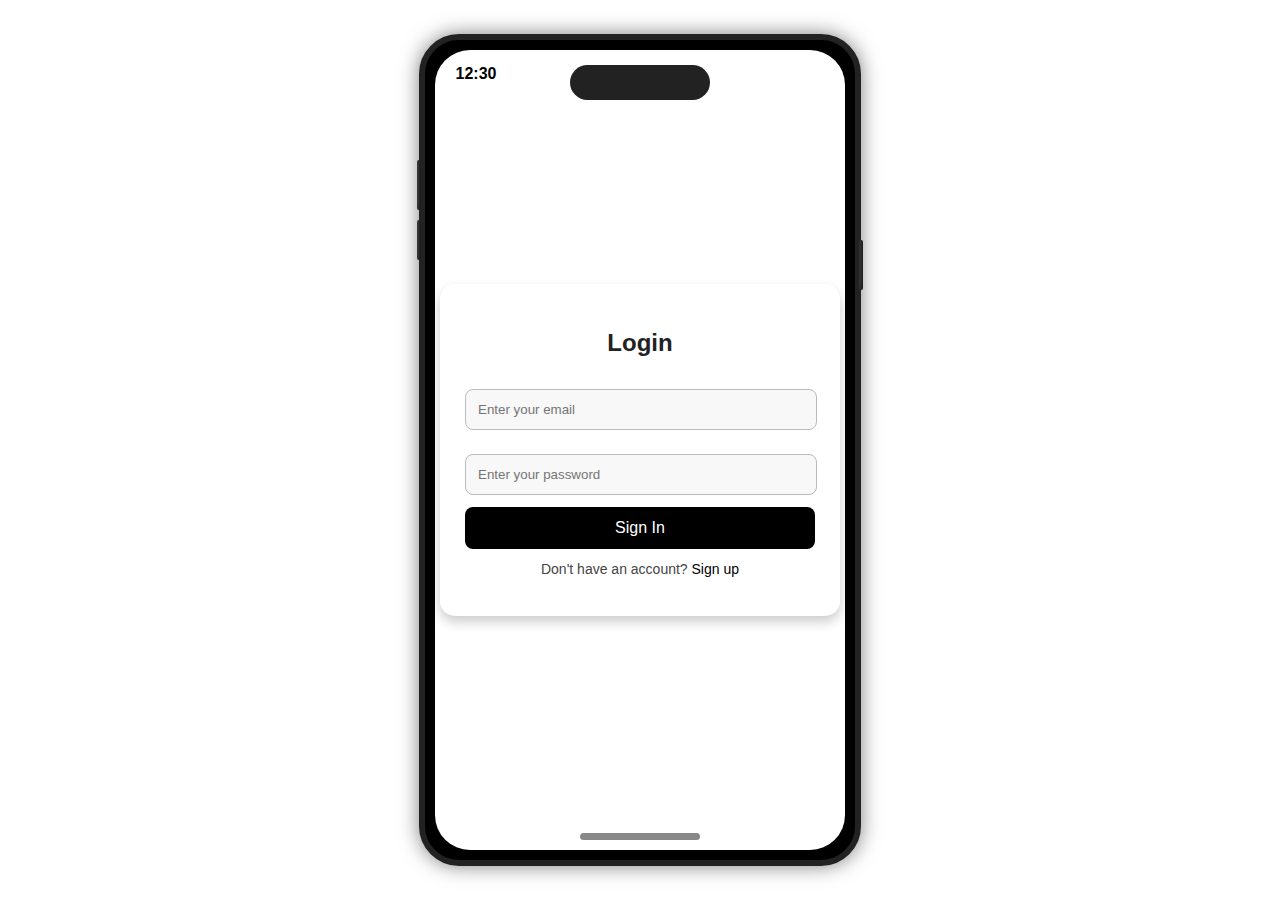
<file: staffing/web app/LOGIN.HTML>
<!DOCTYPE html>
<html lang="en">
<head>
    <meta charset="UTF-8">
    <meta name="viewport" content="width=device-width, initial-scale=1.0">
    <title>Login</title>
    <style>
        body {
            display: flex;
            justify-content: center;
            align-items: center;
            height: 100vh;
            background-color: #ffffff;
            font-family: Arial, sans-serif;
            margin: 0;
        }
        .phone-frame {
            width: 410px;
            height: 800px;
            background: #000000;
            border-radius: 40px;
            border: 6px solid #222;
            box-shadow: 0 0 20px rgba(0, 0, 0, 0.5);
            display: flex;
            justify-content: center;
            align-items: center;
            padding: 10px;
            position: relative;
        }
        .phone-screen {
            width: 100%;
            height: 100%;
            background: #ffffff;
            border-radius: 35px;
            display: flex;
            flex-direction: column;
            align-items: center;
            justify-content: center;
            position: relative;
        }
        .dynamic-island {
            position: absolute;
            top: 15px; /* Lowered to align with time */
            left: 50%;
            width: 140px;
            height: 35px;
            background: #222;
            border-radius: 20px;
            transform: translateX(-50%);
            display: flex;
            justify-content: center;
            align-items: center;
        }
        .status-bar {
            position: absolute;
            top: 15px;
            width: 90%;
            display: flex;
            justify-content: space-between;
            color: #000;
            font-size: 16px;
            font-weight: bold;
        }
        .status-bar .right-icons {
            display: flex;
            gap: 10px;
        }
        .volume-buttons {
            position: absolute;
            left: -8px;
            top: 120px;
            width: 4px;
            height: 50px;
            background: linear-gradient(to right, #444, #222);
            border-radius: 3px;
            box-shadow: inset -2px -2px 4px rgba(0, 0, 0, 0.3);
        }
        .volume-buttons::after {
            content: '';
            position: absolute;
            top: 60px;
            width: 100%;
            height: 40px;
            background: linear-gradient(to right, #444, #222);
            border-radius: 3px;
            box-shadow: inset -2px -2px 4px rgba(0, 0, 0, 0.3);
        }
        .power-button {
            position: absolute;
            right: -8px;
            top: 200px;
            width: 4px;
            height: 50px;
            background: linear-gradient(to right, #444, #222);
            border-radius: 3px;
            box-shadow: inset 2px -2px 4px rgba(0, 0, 0, 0.3);
        }
        .exit-bar {
            position: absolute;
            bottom: 10px;
            left: 50%;
            width: 120px;
            height: 7px;
            background: #888;
            border-radius: 10px;
            transform: translateX(-50%);
        }
        .login-container {
            background: #ffffff;
            padding: 25px;
            border-radius: 15px;
            box-shadow: 0 6px 12px rgba(0, 0, 0, 0.2);
            width: 100%;
            max-width: 350px;
            text-align: center;
        }
        h2 {
            color: #222;
            margin-bottom: 20px;
        }
        input {
            width: calc(100% - 24px); /* Adjusted width to align with the button */
            padding: 12px;
            margin: 12px 0;
            border: 1px solid #bbb;
            border-radius: 8px;
            background: #f8f8f8;
            color: #333;
        }
        input:focus {
            outline: 2px solid #e94560;
        }
        button {
            width: 100%;
            padding: 12px;
            border: none;
            border-radius: 8px;
            background: #000000;
            color: white;
            font-size: 16px;
            cursor: pointer;
            transition: background 0.3s;
        }
        button:hover {
            background: #333333;
        }
        p {
            color: #444;
            font-size: 14px;
            margin-top: 12px;
        }
        a {
            color: #000000; /* Changed to black */
            text-decoration: none;
        }
    </style>
</head>
<body>
    <div class="phone-frame">
        <div class="phone-screen">
            <div class="dynamic-island"></div>
            <div class="status-bar">
                <span>12:30</span>
                <div class="right-icons"></div>
            </div>
            <div class="login-container">
                <h2>Login</h2>
                <form>
                    <input type="email" placeholder="Enter your email" required>
                    <input type="password" placeholder="Enter your password" required>
                    <button type="submit">Sign In</button>
                </form>
                <p>Don't have an account? <a href="#">Sign up</a></p>
            </div>
            <div class="exit-bar"></div>
        </div>
        <div class="volume-buttons"></div>
        <div class="power-button"></div>
    </div>
</body>
</html>
</file>
<file: styles.css>
/* General Styles */
body {
    font-family: 'Poppins', sans-serif;
    background-color: #f8f8f8;
    color: #333;
    margin: 0;
    padding: 0;
}

/* Header Styles */
header {
    background-color: #ff4081; /* Playful pink */
    color: white;
    padding: 20px;
    text-align: center;
    box-shadow: 0 4px 8px rgba(0, 0, 0, 0.1); /* Subtle shadow */
}

header nav ul {
    list-style-type: none;
    padding: 0;
}

header nav ul li {
    display: inline;
    margin: 0 25px;
}

header nav ul li a {
    color: white;
    text-decoration: none;
    font-size: 1.2rem;
    font-weight: 600;
    text-transform: uppercase;
}

header nav ul li a:hover {
    text-decoration: underline;
    color: #f50057;
}

/* Dropdown Menu */
.dropdown {
    position: relative;
    display: inline-block;
}

.dropdown-content {
    display: none;
    position: absolute;
    background-color: #6200ea;
    min-width: 160px;
    z-index: 1;
    box-shadow: 0 4px 8px rgba(0, 0, 0, 0.2);
}

.dropdown:hover .dropdown-content {
    display: block;
}

.dropdown-content a {
    color: white;
    padding: 12px 16px;
    text-decoration: none;
    display: block;
    font-size: 1.1rem;
}

.dropdown-content a:hover {
    background-color: #f50057;
    color: white;
}

/* Hero Section */
#hero {
    background-color: #6200ea; /* Purple to contrast with pink */
    color: white;
    padding: 80px 20px;
    text-align: center;
    box-shadow: 0 4px 8px rgba(0, 0, 0, 0.1); /* Add shadow for a floating effect */
}

#hero h1 {
    font-size: 3rem;
    margin-bottom: 20px;
    text-transform: uppercase;
    letter-spacing: 2px;
}

#hero p {
    font-size: 1.5rem;
    margin-bottom: 30px;
}

#hero .buttons button {
    background-color: #ff4081;
    padding: 14px 32px;
    font-size: 1.2rem;
    border-radius: 5px;
    border: none;
    color: white;
    cursor: pointer;
    transition: background-color 0.3s ease;
    box-shadow: 0 4px 8px rgba(0, 0, 0, 0.1);
}

#hero .buttons button:hover {
    background-color: #e1b4d2;
    box-shadow: 0 6px 12px rgba(0, 0, 0, 0.15);
}

/* Featured Jobs Section */
#featured-jobs {
    padding: 50px 20px;
    text-align: center;
    background-color: #f1f1f1;
}

.job-list {
    display: flex;
    justify-content: center;
    gap: 20px;
}

.job-card {
    background-color: #fff;
    padding: 20px;
    border-radius: 5px;
    box-shadow: 0 4px 8px rgba(0, 0, 0, 0.1);
    width: 280px;
    text-align: center;
    transition: transform 0.3s ease;
}

.job-card:hover {
    transform: translateY(-10px);
    box-shadow: 0 6px 12px rgba(0, 0, 0, 0.2);
}

.job-card h3 {
    margin-bottom: 10px;
    font-size: 1.5rem;
    font-weight: 600;
}

.job-card .btn {
    background-color: #ff4081;
    padding: 10px;
    border-radius: 5px;
    color: white;
    text-decoration: none;
    font-weight: 600;
    transition: background-color 0.3s ease;
}

.job-card .btn:hover {
    background-color: #f50057;
}

/* What We Do Section */
#what-we-do {
    background-color: #fff;
    padding: 50px 20px;
    text-align: center;
    animation: fadeIn 1s ease-out;
}

#what-we-do h2 {
    font-size: 2.5rem;
    margin-bottom: 20px;
    color: #6200ea;
    text-transform: uppercase;
    letter-spacing: 2px;
}

.service-cards {
    display: flex;
    justify-content: center;
    gap: 20px;
    opacity: 0; /* Initially hidden for fade-in effect */
    animation: fadeIn 1.5s ease-out forwards; /* Service cards fade in */
}

.service-card {
    background-color: #6200ea;
    color: white;
    padding: 20px;
    border-radius: 10px;
    box-shadow: 0 4px 8px rgba(0, 0, 0, 0.1);
    width: 280px;
    text-align: center;
    opacity: 0; /* Initially hidden for fade-in effect */
    animation: fadeIn 2s ease-out forwards;
    transition: transform 0.3s ease;
}

.service-card:hover {
    transform: translateY(-5px);
    box-shadow: 0 8px 16px rgba(0, 0, 0, 0.2);
}

/* Add delays for each card */
.service-card:nth-child(1) {
    animation-delay: 0.5s;
}

.service-card:nth-child(2) {
    animation-delay: 1s;
}

/* Testimonials Section */
#testimonials {
    background-color: #f8f8f8;
    padding: 50px 20px;
    text-align: center;
}

.testimonial-cards {
    display: flex;
    justify-content: center;
    gap: 30px;
}

.testimonial-card {
    background-color: #fff;
    padding: 30px;
    border-radius: 5px;
    box-shadow: 0 4px 8px rgba(0, 0, 0, 0.1);
    width: 300px;
    transition: transform 0.3s ease;
}

.testimonial-card:hover {
    transform: translateY(-10px);
    box-shadow: 0 6px 12px rgba(0, 0, 0, 0.2);
}

.testimonial-card p {
    font-size: 1.1rem;
    margin-bottom: 20px;
}

.testimonial-card strong {
    font-size: 1.2rem;
    font-weight: 600;
}

/* FAQ Section */
#faqs {
    background-color: #fff;
    padding: 50px 20px;
    text-align: center;
    font-size: 1.2rem;
    color: #555;
}

/* Footer Section */
footer {
    background-color: #6200ea;
    color: white;
    padding: 20px;
    text-align: center;
    box-shadow: 0 -4px 8px rgba(0, 0, 0, 0.1);
}

footer a {
    color: white;
    text-decoration: none;
    font-weight: bold;
}

footer a:hover {
    text-decoration: underline;
}

/* Keyframes for Fade-in Animation */
@keyframes fadeIn {
    from {
        opacity: 0;
        transform: translateY(20px);
    }
    to {
        opacity: 1;
        transform: translateY(0);
    }
}
</file>
<file: staffing/pr/a.css>
/* Global Reset */
 * {
  box-sizing: border-box;
}
html, body {
  max-width: 100%;
  overflow-x: hidden;
}

/* Base Styles */
body {
  font-family: Arial, sans-serif;
  margin: 0;
  padding: 0;
  background-color: #ffffff;
}

/* ---------- */
/* Full-Width Fixed Navbar (Header) */
.navbar {
  position: fixed;
  top: 0;
  left: 0;
  width: 100%;
  height: 70px;
  background-color: #fff;
  box-shadow: 0 2px 6px rgba(0,0,0,0.1);
  z-index: 999;
}
.nav-container {
  width: 100%;
  display: flex;
  justify-content: space-between;
  align-items: center;
  padding: 0 20px;
}

.nav-left {
  display: flex;
  align-items: center;
}
.logo-img {
  height: 40px;
  width: auto;
}
.nav-right {
  display: flex;
  align-items: center;
  gap: 20px;
}
.nav-right ul {
  display: flex;
  list-style: none;
  gap: 20px;
}
.nav-right ul li {
  position: relative;
}
.nav-right ul li a {
  text-decoration: none;
  color: #333;
  font-weight: bold;
}

/* Dropdowns */
.dropdown {
  display: none;
  position: absolute;
  top: 100%;
  left: 0;
  background: #fff;
  box-shadow: 0 4px 6px rgba(0,0,0,0.1);
  min-width: 150px;
  border-radius: 5px;
  z-index: 1000;
}
.nav-right ul li:hover > .dropdown {
  display: block;
}
.dropdown a {
  display: block;
  padding: 10px;
  text-decoration: none;
  color: black;
}
.dropdown a:hover {
  background: #00c389;
  color: white;
}

/* Nested Dropdown */
.sub-dropdown {
  display: none;
  position: absolute;
  top: 0;
  left: 100%;
  background: #fff;
  box-shadow: 0 4px 6px rgba(0,0,0,0.1);
  min-width: 150px;
  border-radius: 5px;
  z-index: 1100;
}
.by-industry:hover + .sub-dropdown,
.hrms-parent:hover + .sub-dropdown,
.sub-dropdown:hover {
  display: block;
}

/* Navbar Buttons */
.nav-buttons {
  display: flex;
  gap: 10px;
}
.nav-buttons a.signup {
  display: flex;
  justify-content: center;
  align-items: center;
  text-align: center;
}

.login, .signup {
  text-decoration: none;
  color: #fff;
  background: #00c389;
  padding: 8px 16px;
  border-radius: 5px;
  font-weight: bold;
  transition: background 0.3s;
}
.login:hover, .signup:hover {
  background: #005f47;
}

/* Hamburger (Mobile) */
.hamburger {
  display: none;
  font-size: 28px;
  cursor: pointer;
}
@media (max-width: 768px) {
  .nav-container {
    flex-direction: column;
    align-items: flex-start;
  }
  .hamburger {
    display: block;
    align-self: flex-end;
  }
  /* Hide full menu by default */
  #nav-menu {
    display: none;
    flex-direction: column;
    width: 100%;
    background: #fff;
    position: absolute;
    top: 70px;
    left: 0;
    box-shadow: 0 4px 6px rgba(0,0,0,0.1);
  }
  #nav-menu.active {
    display: flex;
  }
  #nav-menu li {
    padding: 10px 20px;
    border-bottom: 1px solid #eee;
    width: 100%;
  }
  /* Stack dropdowns vertically */
  #nav-menu li .dropdown,
  #nav-menu li .sub-dropdown {
    position: static;
    box-shadow: none;
    border-radius: 0;
    margin-top: 5px;
  }
  #nav-menu li .dropdown a,
  #nav-menu li .sub-dropdown a {
    padding: 10px 20px;
  }
}

/* ---------- */
/* Main Content (Centered Container) */
.main-content {
  margin-top: 70px; /* Offset fixed navbar */
  padding: 10px 20px;
  max-width: 1200px;
  margin-left: auto;
  margin-right: auto;
}

/* ---------- */
/* Hero Section */
.hero {
  display: flex;
  justify-content: space-between;
  align-items: center;
  padding: 30px 0;
  flex-wrap: wrap;
}
.text {
  width: 40%;
}
.text h3 {
  font-size: 0px;
  margin-bottom: 20px;
}
.text p {
  font-size: 18px;
  color: #666;
  margin-bottom: 30px;
}
.text a.signup {
  margin-top: 20px;
}
.image-container {
  width: 50%;
  position: relative;
  top: 20px;
}
.main-image {
  width: 100%;
  border-radius: 10px;
}

/* Responsive Adjustments */
@media (max-width: 768px) {
  .hero {
    flex-direction: column;
    text-align: center;
  }
  .text {
    width: 90%; /* Expanded text container width */
    margin: 0 auto 20px auto;
  }
  .text h3 {
    font-size: 40px;
  }
  .text p {
    font-size: 16px;
  }
  .image-container {
    width: 90%;
    margin: 0 auto;
    top: 0;
  }
}


/* Ranking Stats - Updated to Grid Layout */
.ranking-stats {
  display: grid;
  grid-template-columns: repeat(auto-fit, minmax(150px, 1fr));
  gap: 15px;
  padding: 0 10px;
  text-align: center;
}



.stat-heading {
  color: #00c389;
  font-size: 20px;
  font-weight: bold;
  margin-bottom: 3px;
}

.stat-heading span {
  font-weight: bold;
}

.stat-sub {
  font-size: 12px;
  color: #555;
}

/* ---------- */
/* Clients Section & Owl Carousel */
.clients-section {
  text-align: center;
  padding: 60px 0;
  overflow: hidden;
}
.carousel-wrapper {
  overflow: hidden;
  width: 100%;
  position: relative;
  margin-bottom: 40px;
}
.client-logos {
  display: flex;
  gap: 40px;
  overflow-x: auto;
  white-space: nowrap;
  scroll-behavior: smooth;
}
.client-logos img {
  flex: 0 0 auto;
  max-width: 150px;
  height: auto;
  object-fit: contain;
  border-radius: 10px;
}
.client-logos::-webkit-scrollbar {
  display: none;
}
.see-testimonials {
  display: inline-block;
  margin-top: 40px;
  color: #00c389;
  text-decoration: none;
  font-weight: bold;
}
.see-testimonials:hover {
  color: #00c389;
}


/* ---------- */
/* Search Partner Section */
.search-partner-section {
  background-color: #00c389;
  border-radius: 40px;
  text-align: center;
  padding: 40px 20px;
  box-shadow: 0px 10px 25px rgba(0, 0, 0, 0.2);
}
.search-partner-section h2 {
  font-size: 32px;
  color: #fff;
  margin-bottom: 30px;
}
.search-row {
  display: flex;
  justify-content: center;
  align-items: flex-end;
  gap: 20px;
  flex-wrap: wrap;
}
.search-box {
  display: flex;
  flex-direction: column;
  text-align: left;
}
.search-box label {
  font-size: 14px;
  font-weight: bold;
  color: #fff;
  margin-bottom: 5px;
}
.search-box input {
  width: 200px;
  padding: 12px;
  border: none;
  border-radius: 10px;
  font-size: 14px;
  box-shadow: 0px 4px 8px rgba(0, 0, 0, 0.15);
  outline: none;
}
.search-button {
  background-color: #000;
  color: #fff;
  border: none;
  border-radius: 10px;
  padding: 14px 28px;
  font-size: 14px;
  font-weight: bold;
  cursor: pointer;
  box-shadow: 0px 4px 8px rgba(0, 0, 0, 0.2);
}
.search-button:hover {
  background-color: #333;
}
.use-location {
  color: #fff;
  font-size: 14px;
  margin-top: 20px;
}

/* ---------- */
/* Support Section */
.sup-container {
  display: flex;
  justify-content: space-between;
  align-items: center;
  padding: 50px;
  gap: 20px;
}
.sup {
  width: 50%;
}
.sup h1 {
  font-size: 30px;
  color: #333;
  margin-bottom: 20px;
}
.sup p {
  font-size: 16px;
  color: #666;
  line-height: 1.5;
  margin-bottom: 20px;
}
.sup-button {
  background-color: #00c389;
  color: #fff;
  padding: 10px 20px;
  border-radius: 5px;
  font-weight: bold;
  text-decoration: none;
  transition: background-color 0.3s;
}
.sup-button:hover {
  background-color: #f0f0f0;
}
.supp-image {
  width: 50%;
  display: flex;
  justify-content: center;
  align-items: center;
}
.sup-image {
  width: 100%;
  max-width: 600px;
  border-radius: 10px;
}

/* Expertise Section */
.ex-container {
  display: flex;
  flex-direction: row-reverse;
  justify-content: space-between;
  align-items: center;
  padding: 100px;
  gap: 40px;
}

.ex {
  width: 50%;
}

.ex h1 {
  font-size: 30px;
  color: #333;
  margin-bottom: 20px;
}

.ex p {
  font-size: 16px;
  color: #666;
  line-height: 1.5;
  margin-bottom: 20px;
}

.ex-button {
  background-color: #00c389;
  color: #fff;
  padding: 10px 20px;
  border-radius: 5px;
  font-weight: bold;
  text-decoration: none;
  transition: background-color 0.3s;
}

.ex-button:hover {
  background-color: #f0f0f0;
}
/* ORBITAL ANIMATION */
.orbit-container {
  position: relative;
  width: 400px; /* Increased size */
  height: 400px;
  display: flex;
  justify-content: center;
  align-items: center;
}

/* Center Logo */
/* Center Logo */
.center-logo {
  position: absolute;
  top: 50%;
  left: 50%;
  transform: translate(-50%, -50%);
  width: 160px; /* Bigger logo */
  height: 160px;
  border-radius: 50%;
  overflow: hidden; /* Ensures the image stays within the circle */
  display: flex;
  justify-content: center;
  align-items: center;
  box-shadow: 0 4px 10px rgba(0, 0, 0, 0.3);
}

.center-logo img {
  width: 100%;
  height: 20%;
  object-fit: cover; /* Ensures the image fills the circle properly */
  border-radius: 0%;
}

/* Bigger Orbit Paths (Dotted Lines) */
.orbit-path {
  position: absolute;
  border-radius: 50%;
  border: 3px dashed rgba(134, 130, 130, 0.4); /* Dotted line */
  top: 50%;
  left: 50%;
  transform: translate(-50%, -50%);
  pointer-events: none;
}

/* Make orbit paths bigger */
.inner-path {
  width: 250px; /* Increased size */
  height: 250px;
}

.outer-path {
  width: 350px; /* Increased size */
  height: 350px;
}

/* Inner Orbit */
.inner-orbit {
  position: absolute;
  width: 280px; /* Increased size */
  height: 280px;
  border-radius: 50%;
  animation: rotate 12s linear infinite;
}

/* Outer Orbit */
.outer-orbit {
  position: absolute;
  width: 380px; /* Increased size */
  height: 380px;
  border-radius: 50%;
  animation: rotate 18s linear infinite;
}

/* Bigger Dots */
.inner-orbit .dot,
.outer-orbit .dot {
  position: absolute;
  width: 30px; /* Bigger dots */
  height: 30px;
  border-radius: 50%;
}

/* Positioning Inner Orbit Dots */
.inner-orbit .dot:nth-child(1) { background-color: #2ecc71; top: 0; left: 50%; transform: translateX(-50%); }
.inner-orbit .dot:nth-child(2) { background-color: #27ae60; top: 50%; right: 0; transform: translateY(-50%); }
.inner-orbit .dot:nth-child(3) { background-color: #16a085; bottom: 0; left: 50%; transform: translateX(-50%); }
.inner-orbit .dot:nth-child(4) { background-color: #1abc9c; top: 50%; left: 0; transform: translateY(-50%); }

/* Positioning Outer Orbit Dots */
.outer-orbit .dot:nth-child(1) { background-color: #48c9b0; top: 0; left: 50%; transform: translateX(-50%); }
.outer-orbit .dot:nth-child(2) { background-color: #58d68d; top: 50%; right: 0; transform: translateY(-50%); }
.outer-orbit .dot:nth-child(3) { background-color: #2ecc71; bottom: 0; left: 50%; transform: translateX(-50%); }
.outer-orbit .dot:nth-child(4) { background-color: #1abc9c; top: 50%; left: 0; transform: translateY(-50%); }

/* Slower Rotation */
@keyframes rotate {
  from { transform: rotate(0deg); }
  to { transform: rotate(360deg); }
}

/* Orbit replaces the old image */
.clarity-image {
  width: 50%;
  display: flex;
  justify-content: center;
  align-items: center;
}


/* ---------- */
/* Your Data Section */
.your-data-container {
  display: flex;
  justify-content: space-between;
  align-items: center;
  background-color: #fff;
  padding: 60px 8%;
  height: 450px;
}
.your-data-content {
  width: 55%;
  text-align: left;
}
.your-data-content h2 {
  font-size: 36px;
  font-weight: bold;
  color: #000;
}
.your-data-content p {
  font-size: 18px;
  color: #000;
  line-height: 1.5;
  margin-top: 20px;
}
.read-more-btn {
  display: inline-block;
  background-color: #00c389;
  color: #fff;
  padding: 14px 28px;
  font-size: 18px;
  font-weight: bold;
  text-decoration: none;
  border-radius: 5px;
  margin-top: 20px;
  transition: background 0.3s;
}
.read-more-btn:hover {
  background-color: #333;
}
.your-data-image {
  width: 35%;
  height: auto;
  border-radius: 10px;
}

/* ---------- */
/* Testimonials Section */
.testimonials {
  text-align: center;
  padding: 80px 10%;
  background: #fff;
}
.testimonials h2 {
  font-size: 36px;
  font-weight: bold;
  color: #000;
}
.testimonials h2 span {
  color: #1cc5a3;
}
.underline {
  width: 80px;
  height: 6px;
  background: #1cc5a3;
  margin: 10px auto 40px;
  border-radius: 10px;
}
.testimonial-cards {
  display: flex;
  justify-content: center;
  gap: 40px;
}
.testimonial-card {
  background: #f8f8f8;
  padding: 20px;
  border-radius: 10px;
  width: calc(100% - 40px);
  box-shadow: 0 4px 10px rgba(0,0,0,0.1);
  transition: transform 0.3s;
}
.testimonial-card.active {
  background: #1cc5a3;
  color: #fff;
  transform: scale(1.05);
}
.testimonial-card p {
  font-size: 16px;
  line-height: 1.5;
}
.user-info {
  display: flex;
  align-items: center;
  margin-top: 20px;
}
.user-info img {
  width: 50px;
  height: 50px;
  border-radius: 50%;
  margin-right: 15px;
}
.user-info h4 {
  font-size: 18px;
  font-weight: bold;
}
.user-info p {
  font-size: 14px;
  color: #666;
}
.testimonial-navigation {
  margin-top: 20px;
}
.testimonial-navigation button {
  background: transparent;
  border: none;
  font-size: 24px;
  cursor: pointer;
  color: #666;
  transition: color 0.3s;
}
.testimonial-navigation button:hover {
  color: #000;
}

/* ---------- */
/* Full-Width Footer (No Container Restriction) */
.full-footer {
  width: 100%;
  background: #111;
  color: #fff;
  padding: 30px 0;
  font-family: Arial, sans-serif;
}
.footer-content {
  display: flex;
  justify-content: space-between;
  align-items: flex-start;
  padding: 0 20px;
}
.footer-section {
  flex: 1;
  padding: 10px;
}
.logo-section {
  flex: 0.8;
  display: flex;
  align-items: flex-start;
}
.logo-section img {
  max-width: 180px;
  height: auto;
}
.footer-section h4 {
  font-size: 18px;
  margin-bottom: 10px;
  border-bottom: 2px solid #ffcc00;
  display: inline-block;
  padding-bottom: 5px;
}
.footer-section ul {
  list-style: none;
  padding: 0;
}
.footer-section ul li {
  margin: 8px 0;
}
.footer-section ul li a {
  color: #ccc;
  text-decoration: none;
  transition: color 0.3s;
  font-size: 14px;
}
.footer-section ul li a:hover {
  color: #ffcc00;
}
.footer-bottom {
  width: 100%;
  background: #000;
  color: #bbb;
  border-top: 1px solid #333;
  padding: 10px 20px;
  display: flex;
  justify-content: space-between;
  align-items: center;
  box-sizing: border-box;
  font-size: 14px;
}
.footer-bottom-links a {
  color: #bbb;
  text-decoration: none;
  margin-left: 15px;
  transition: color 0.3s;
}
.footer-bottom-links a:hover {
  color: #fff;
}

/* ---------- */
/* Responsive Adjustments */
@media (max-width: 768px) { /* Navbar */ .navbar { padding: 15px 20px; } .nav-container { flex-direction: row; justify-content: space-between; align-items: center; width: 100%; } .nav-left { width: 40%; text-align: left; } .nav-right { width: 60%; display: flex; justify-content: flex-end; align-items: center; } .hamburger { display: block; order: 0; /* Hamburger comes first within nav-right */ margin-right: auto; /* Pushes nav-buttons to the right */ } .nav-buttons { order: 1; /* Login/Signup come after the hamburger */ }

  
  /* Main Content */
  .main-content {
    padding: 20px;
    width: 100%;
  }
  
  /* Hero Section */
  .hero {
    flex-direction: column;
    padding: 30px 0;
  }
  .text {
    max-width: 100%;
    text-align: center;
  }
  .image-container {
    width: 100%;
    margin-top: 20px;
  }
  .text h3 {
    font-size: 28px;
  }
  .text p {
    font-size: 16px;
  }
  
  @media (max-width: 768px) {
    /* Ranking Section: arrange items side by side (two per row) */
    .rankings {
      flex-wrap: wrap;
      flex-direction: row;
      justify-content: space-around;
    }
    .rankings p {
      width: 45%;
      margin-bottom: 10px;
      text-align: center;
    }
   
  }
  /* Clients Section */
  .client-logos {
    flex-direction: column;
    gap: 20px;
  }
  .client-logos img {
    width: 200px;
  }
  
  /* Search Section */
  .search-row {
    flex-direction: column;
    align-items: center;
    gap: 15px;
  }
  .search-container {
    flex-direction: column; /* Stack search boxes vertically on mobile */
    gap: 15px;
  }
  .search-box input, .search-button {
    width: 100%;
    max-width: 300px;
  }
  
  /* Support & Expertise Sections */
  .sup-container, .ex-container {
    flex-direction: column;
    padding: 30px;
    text-align: center;
  }
  .sup, .supp-image, .ex, .clarity-image {
    max-width: 100%;
    margin-bottom: 20px;
  }
  .sup h1, .ex h1 {
    font-size: 24px;
  }
  .sup p, .ex p {
    font-size: 14px;
  }
  @media (max-width: 768px) {
    .client-logos {
      justify-content: center;
    }
    .client-logos img {
      margin: 0 auto;
    }
  }
  @media (max-width: 768px) {
    .sup-container {
      flex-direction: column;
      text-align: center;
    }
    .sup {
      width: 90%; /* Expand text container width */
      margin: 0 auto;
    }
    .supp-image {
      width: 90%;
      margin: 20px auto 0 auto;
    }
  }
  @media (max-width: 768px) {
    .ex-container {
      flex-direction: column;
      text-align: center;
    }
    .ex {
      width: 90%;  /* Expanded width */
      margin: 0 auto;
    }
    /* Optionally, if the image or other elements need adjustments */
    .clarity-image {
      width: 90%;
      margin: 20px auto;
    }
  }
  
  
  /* Your Data Section */
  .your-data-container {
    flex-direction: column;
    text-align: center;
    height: auto;
    padding: 40px 8%;
    width: 100%;
  }
  .your-data-content, .your-data-image {
    max-width: 100%;
    margin-bottom: 20px;
  }

  /* Testimonials Section */
  .testimonials {
    padding: 40px 5%;
  }
  .testimonials h2 {
    font-size: 28px;
  }
  .underline {
    width: 60px;
    height: 4px;
    margin: 8px auto 20px;
  }
  .testimonial-cards {
    flex-direction: column;
    gap: 20px;
  }
  .testimonial-card {
    width: 100%;
    padding: 15px;
  }
  .testimonial-card p {
    font-size: 14px;
  }
  .user-info img {
    width: 40px;
    height: 40px;
  }
  .user-info h4 {
    font-size: 16px;
  }
  .user-info p {
    font-size: 12px;
  }
  .testimonial-navigation button {
    font-size: 20px;
  }
  @media (max-width: 768px) {
    .your-data-container {
      flex-direction: column;
      text-align: center;
    }
    .your-data-content {
      width: 90%;
      margin: 0 auto 20px;
    }
    .your-data-image {
      width: 90%;
      margin: 20px auto 0;
    }
  }

  
  /* Full-Width Footer (Default) */
.full-footer {
  width: 100%;
  background: #111;
  color: #fff;
  padding: 30px 0;
  font-family: Arial, sans-serif;
}

.footer-content {
  display: flex;
  justify-content: space-between;
  align-items: flex-start;
  padding: 0 20px;
}

.footer-section {
  flex: 1;
  padding: 10px;
}

.logo-section {
  flex: 0.8;
  display: flex;
  align-items: flex-start;
}

.logo-section img {
  max-width: 180px;
  height: auto;
}

.footer-section h4 {
  font-size: 18px;
  margin-bottom: 10px;
  border-bottom: 2px solid #ffcc00;
  display: inline-block;
  padding-bottom: 5px;
}

.footer-section ul {
  list-style: none;
  padding: 0;
}

.footer-section ul li {
  margin: 8px 0;
}

.footer-section ul li a {
  color: #ccc;
  text-decoration: none;
  transition: color 0.3s;
  font-size: 14px;
}

.footer-section ul li a:hover {
  color: #ffcc00;
}

.footer-bottom {
  width: 100%;
  background: #000;
  color: #bbb;
  border-top: 1px solid #333;
  padding: 10px 20px;
  display: flex;
  justify-content: space-between;
  align-items: center;
  box-sizing: border-box;
  font-size: 14px;
}

.footer-bottom-links a {
  color: #bbb;
  text-decoration: none;
  margin-left: 15px;
  transition: color 0.3s;
}

.footer-bottom-links a:hover {
  color: #fff;
}

/* Responsive Footer - "Width-wise" Design */
@media (max-width: 768px) {
  .footer-content {
    flex-wrap: wrap;
    justify-content: space-around;
    text-align: center;
  }
  .footer-section {
    flex: 1 1 1%;  /* Each footer section takes up about 45% width */
    margin-bottom: 20px;
  }
  .logo-section {
    flex: 1 1 100%;
    text-align: center;
    margin-bottom: 20px;
  }
  .footer-bottom {
    flex-direction: column;
    align-items: center;
    text-align: center;
  }
  .footer-bottom-links a {
    margin: 5px 5px;
  }
  
  @media (max-width: 768px) {
    .hamburger {
      position: absolute;
      left: 10px;  /* Positions hamburger 20px from the left edge */
      top: 10px;   /* Adjust this value as needed for vertical alignment */
      margin: 0;
    }
    @media (max-width: 768px) {
      .nav-container {
        flex-direction: row;
        justify-content: space-between;
        align-items: center;
        width: 100%;
      }
      /* Logo container stays left */
     @media (max-width: 768px) {
  .nav-left {
    width: auto;       /* Let it shrink to fit its content */
    text-align: left;  /* Align contents to the left */
    margin-left:  -20px;    /* Remove any left margin */
    padding-left: 0;   /* Remove any left padding */
  }
}
@media (max-width: 480px) {
  .nav-buttons a.signup {
    font-size: 14px;  /* Smaller font size */
    padding: 6px 10px; /* Reduced padding */
  }
}


      }
      /* Nav-right is pushed to the right */
      .nav-right {
        width: auto;
        display: flex;
        justify-content: flex-end;
        align-items: center;
        text-align: right;
      }
      /* If you use a hamburger menu, ensure it stays on the far left */
      .hamburger {
        display: block;
        position: absolute;
        left: 10px; /* Adjust as needed */
        top: 20px;  /* Adjust as needed */
        margin: 0;
      }
    }
    
    
  
}
  }
</file>
